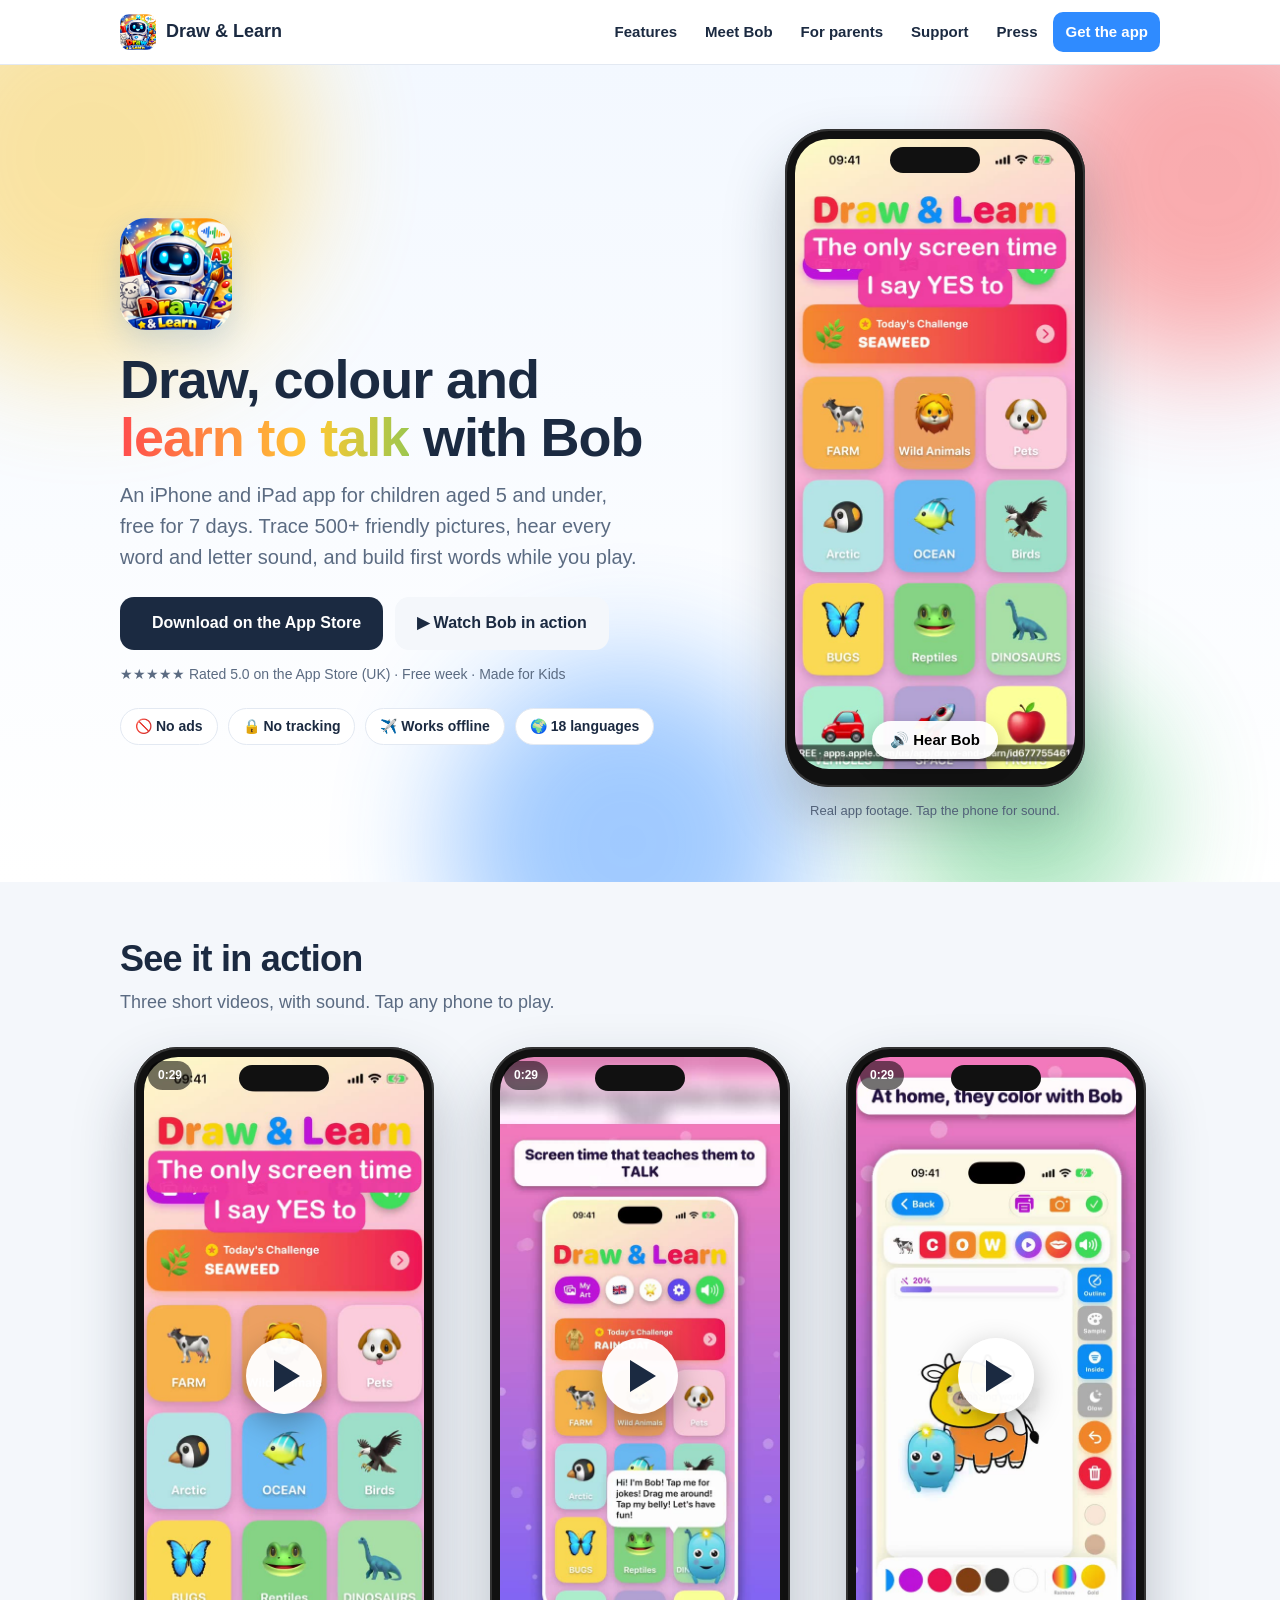
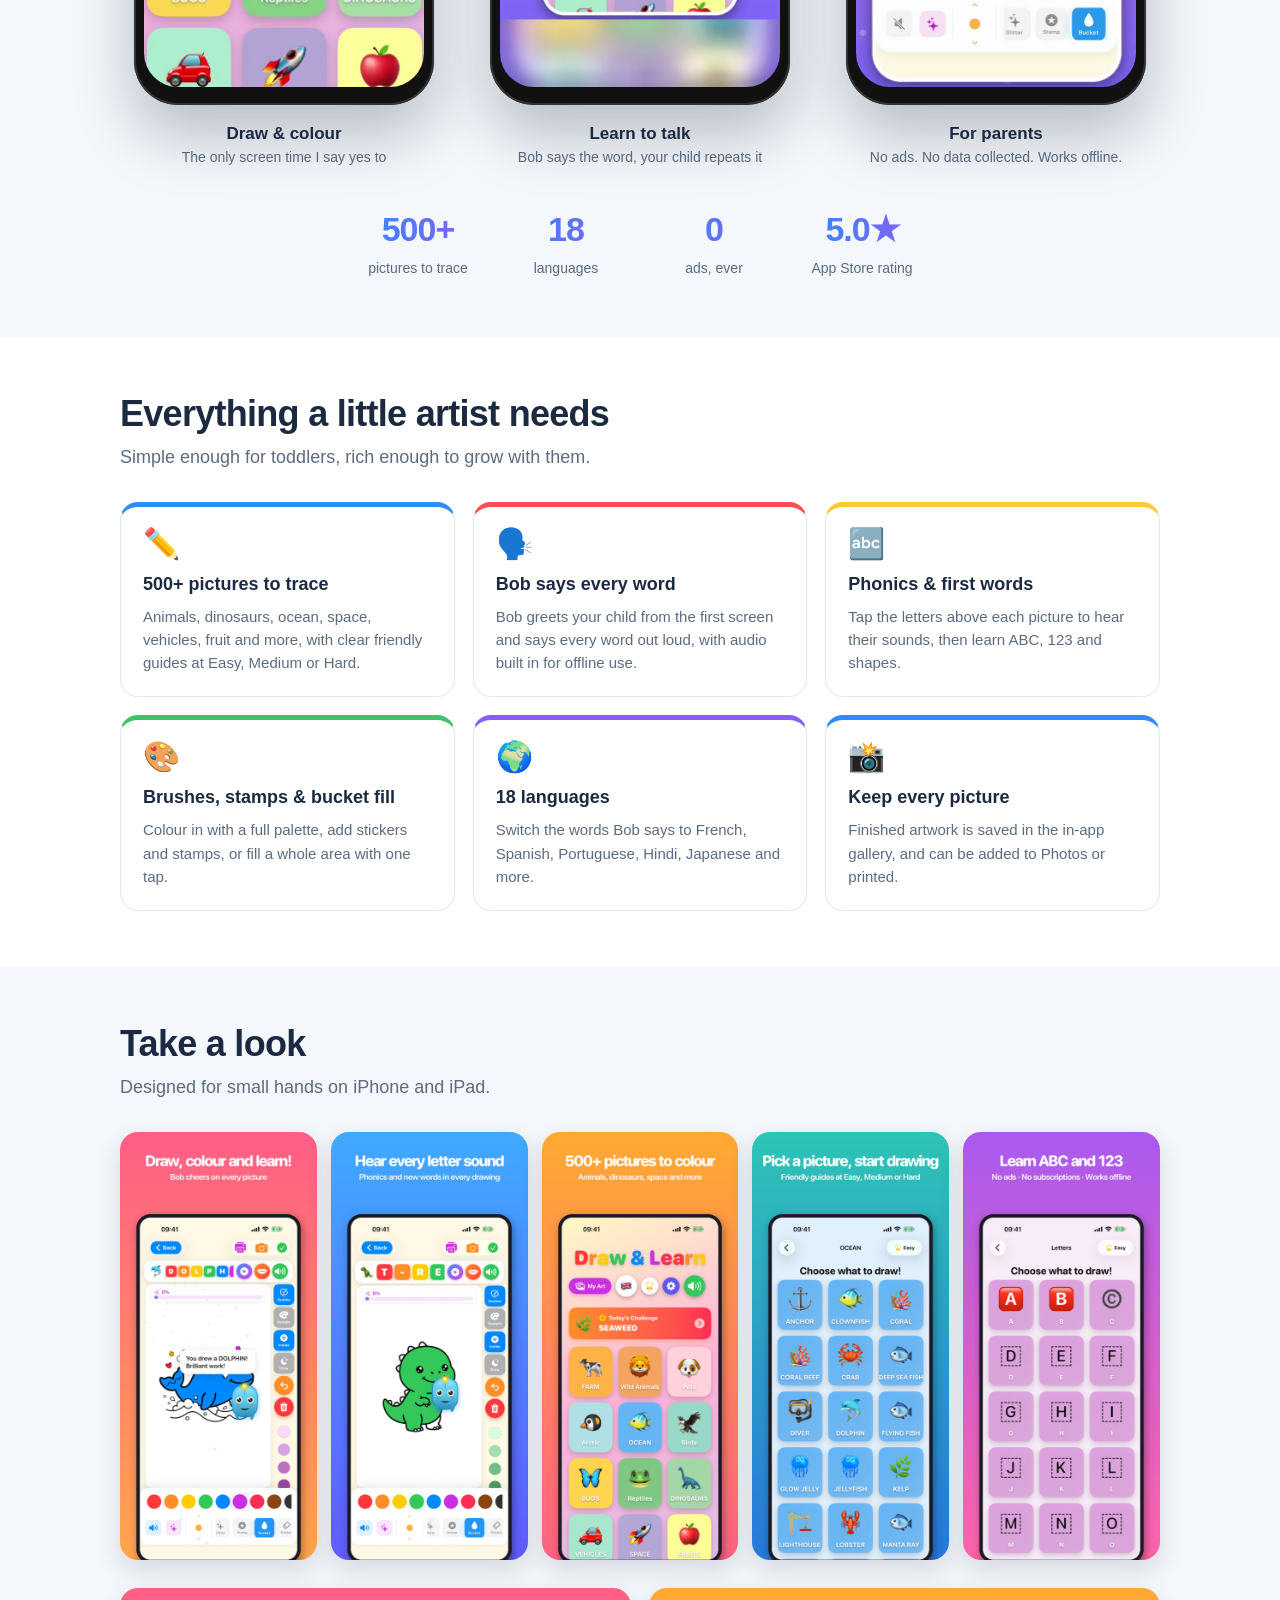
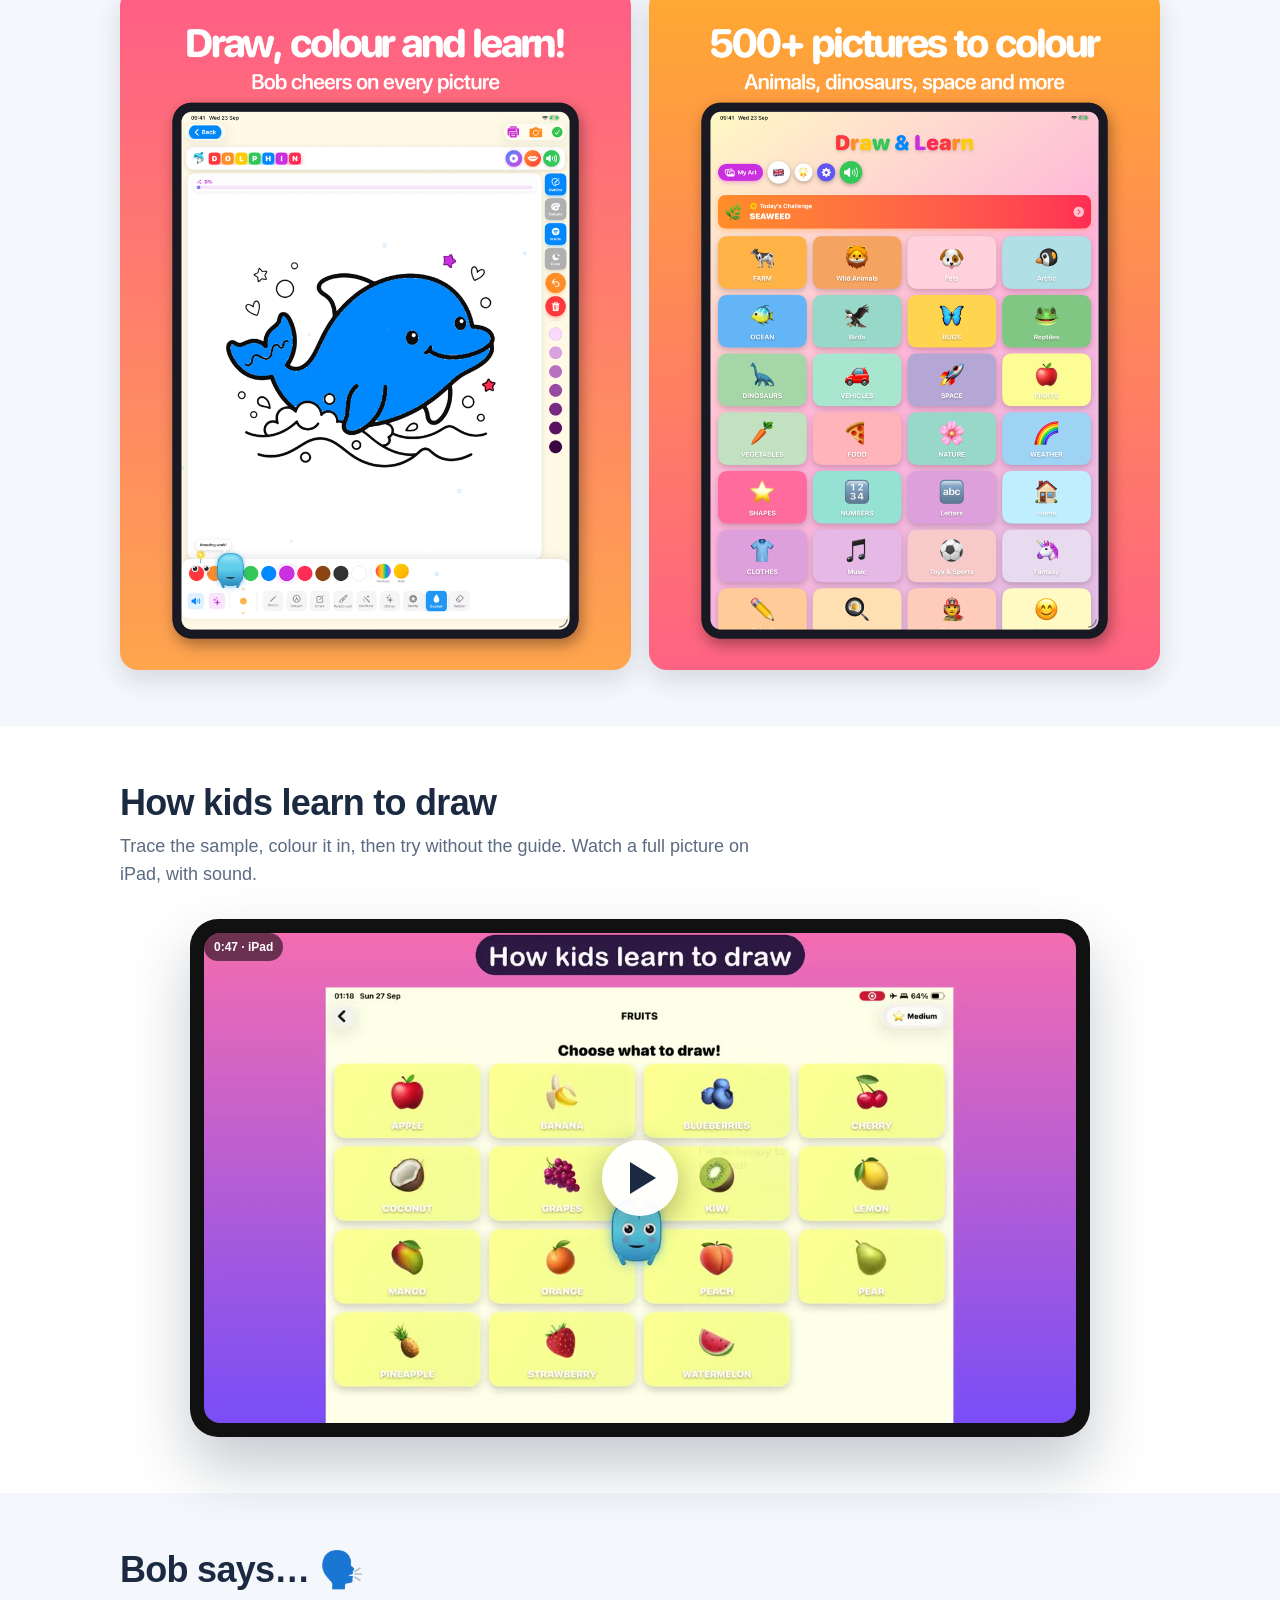
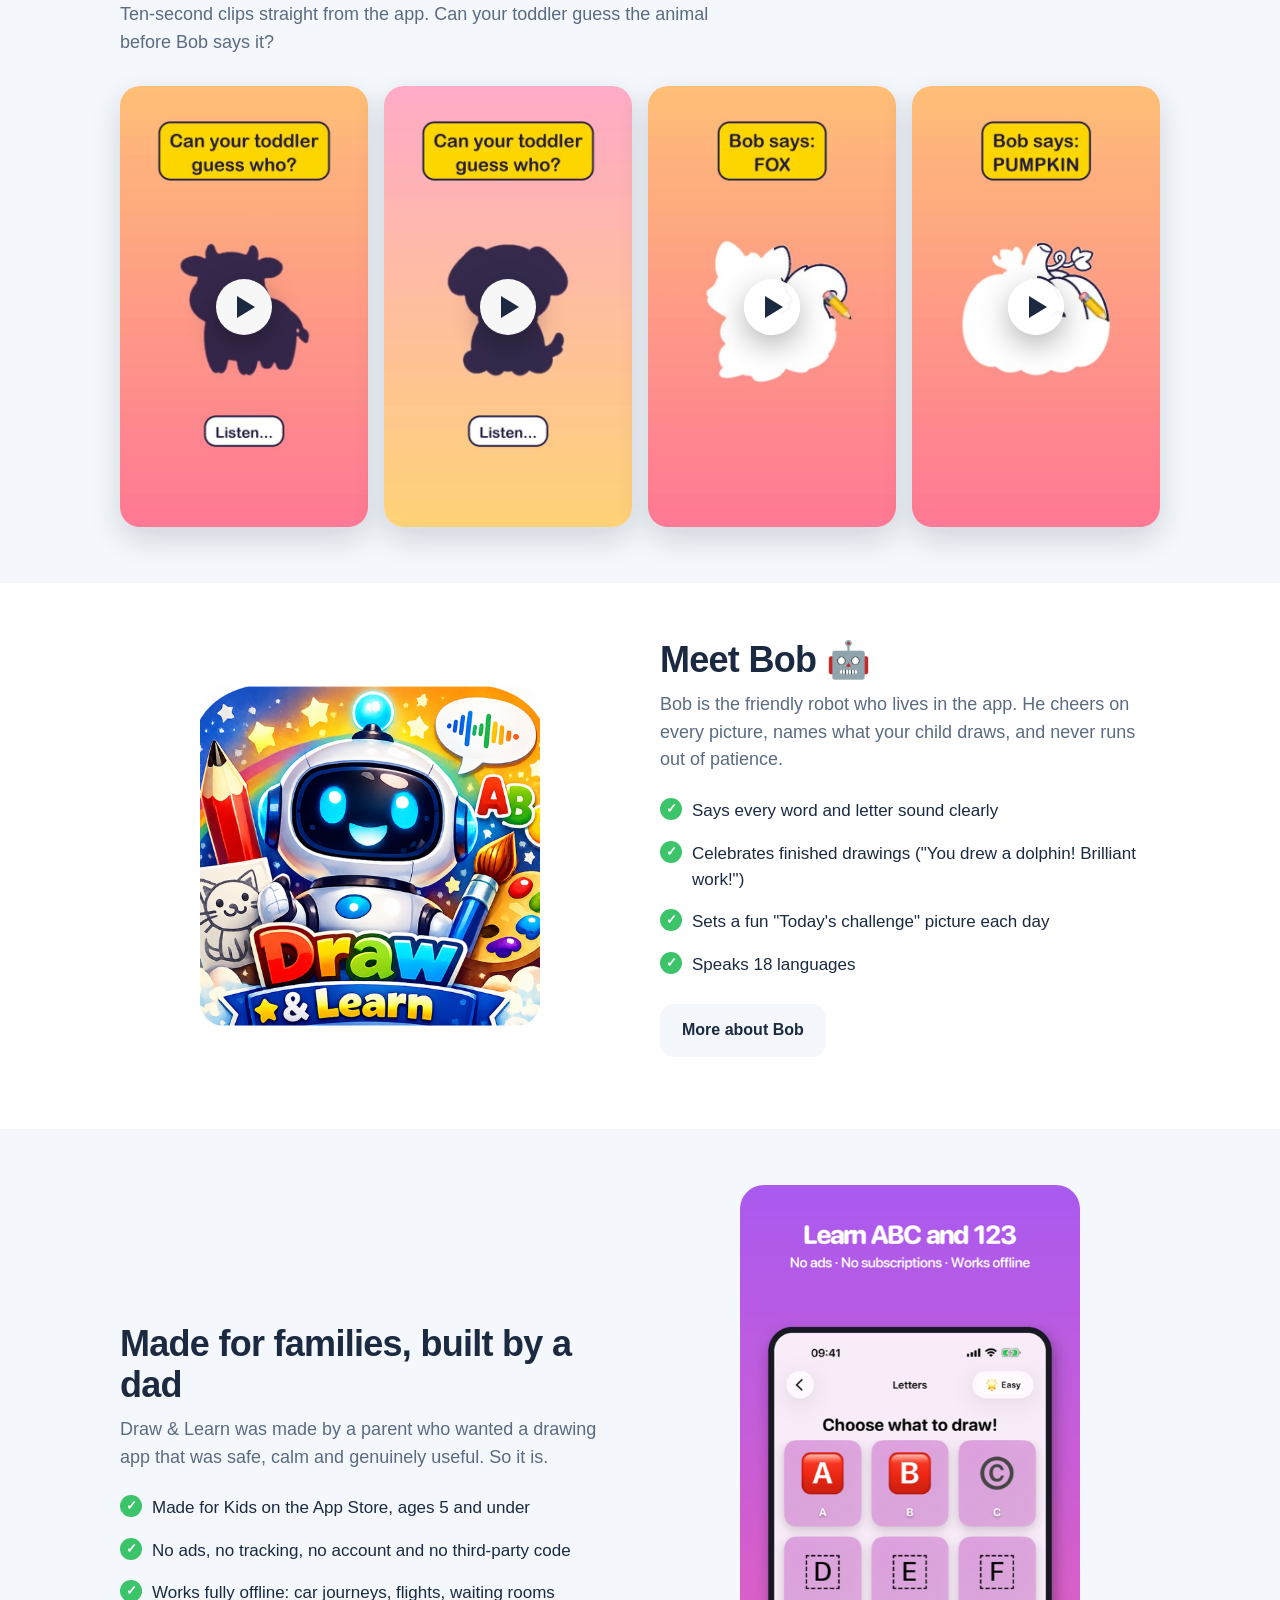
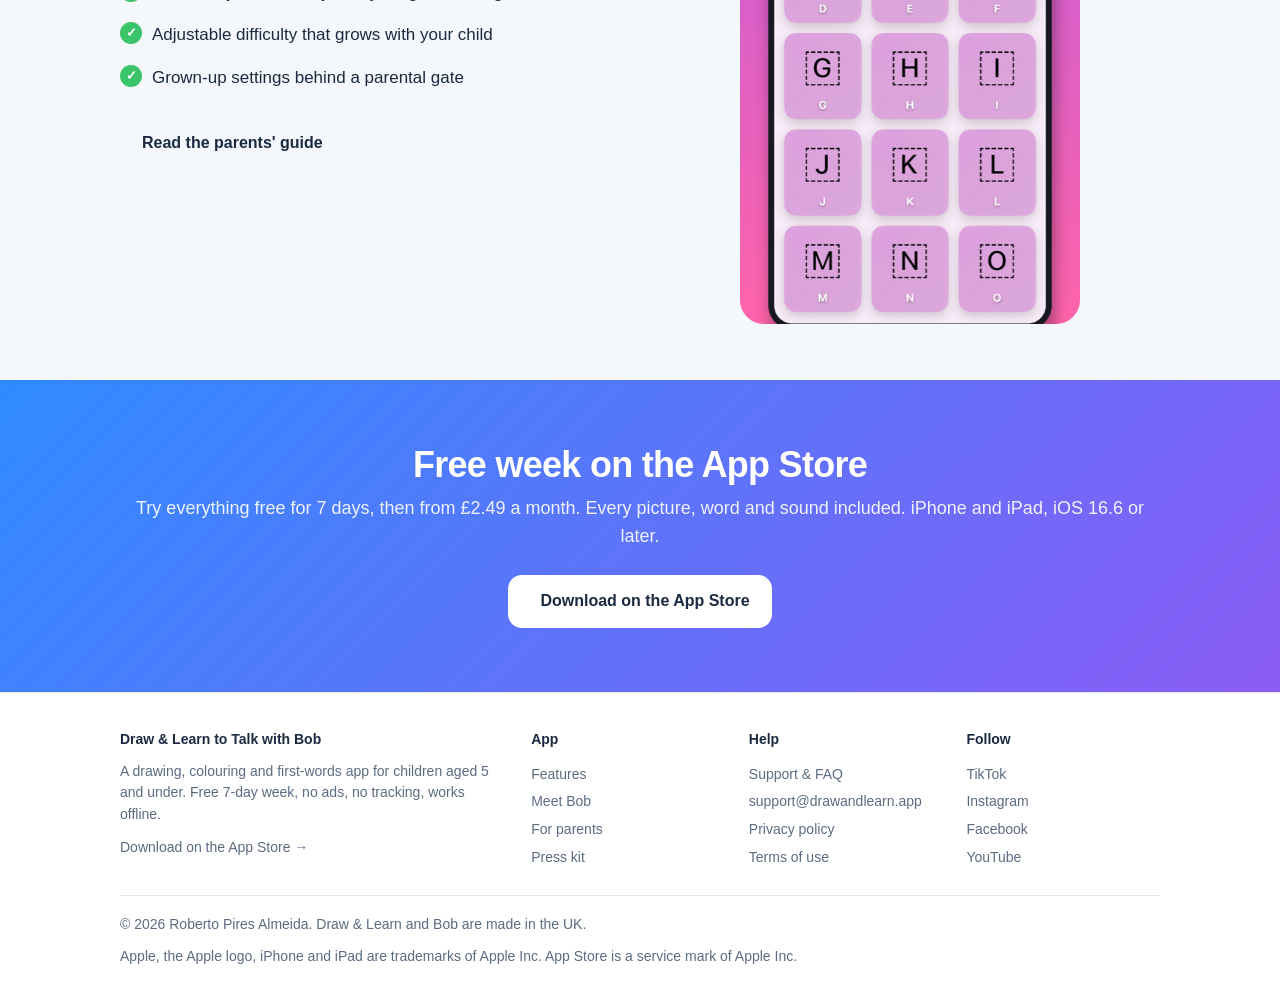
<file: index.html>
<!doctype html>
<html lang="en-GB">
<head>
<meta charset="utf-8">
<meta name="viewport" content="width=device-width,initial-scale=1">
<title>Draw & Learn to Talk with Bob – Drawing & first-words app for kids</title>
<meta name="description" content="iPhone and iPad app for children aged 5 and under, free for 7 days. Trace 500+ pictures, hear every word and letter sound with Bob the robot. No ads, no tracking, works offline.">
<link rel="canonical" href="https://drawandlearn.app/">
<link rel="icon" href="/assets/img/favicon.png" type="image/png">
<link rel="apple-touch-icon" href="/assets/img/apple-touch-icon.png">
<meta name="apple-itunes-app" content="app-id=6777554616">
<meta property="og:type" content="website">
<meta property="og:site_name" content="Draw &amp; Learn">
<meta property="og:title" content="Draw & Learn to Talk with Bob – Drawing & first-words app for kids">
<meta property="og:description" content="iPhone and iPad app for children aged 5 and under, free for 7 days. Trace 500+ pictures, hear every word and letter sound with Bob the robot. No ads, no tracking, works offline.">
<meta property="og:url" content="https://drawandlearn.app/">
<meta property="og:image" content="https://drawandlearn.app/assets/img/icon-512.png">
<meta name="twitter:card" content="summary_large_image">
<meta name="theme-color" content="#2F8BFF">
<link rel="stylesheet" href="/assets/style.css">
<script defer src="/assets/site.js"></script>
</head>
<body>
<a class="skip" href="#main">Skip to content</a>
<header class="site">
  <div class="wrap">
    <a class="brand" href="/"><img src="/assets/img/favicon.png" alt="" width="36" height="36">Draw &amp; Learn</a>
    <button class="menu-btn" aria-expanded="false" aria-controls="nav" onclick="var n=document.getElementById('nav');n.classList.toggle('open');this.setAttribute('aria-expanded',n.classList.contains('open'))">Menu</button>
    <nav class="main" id="nav" aria-label="Main"><a href="/features/">Features</a><a href="/bob/">Meet Bob</a><a href="/parents/">For parents</a><a href="/support/">Support</a><a href="/press/">Press</a><a class="cta" href="https://apps.apple.com/app/apple-store/id6777554616?pt=955046&ct=website&mt=8&ppid=d7351bd0-9993-4b03-9648-612a49a9a093">Get the app</a></nav>
  </div>
</header>
<main id="main">

<section class="hero">
  <div class="blob b1"></div><div class="blob b2"></div><div class="blob b3"></div><div class="blob b4"></div>
  <div class="wrap">
    <div>
      <img class="icon" src="/assets/img/icon-512.png" alt="Draw &amp; Learn app icon: Bob the robot with a pencil and paintbrush" width="112" height="112">
      <h1>Draw, colour and <span>learn to talk</span> with Bob</h1>
      <p class="lead">An iPhone and iPad app for children aged 5 and under, free for 7 days. Trace 500+ friendly pictures, hear every word and letter sound, and build first words while you play.</p>
      <div class="actions"><a class="btn primary" href="https://apps.apple.com/app/apple-store/id6777554616?pt=955046&ct=website&mt=8&ppid=d7351bd0-9993-4b03-9648-612a49a9a093"><span aria-hidden="true" style="font-size:20px"></span> Download on the App Store</a><a class="btn secondary" href="#watch">▶ Watch Bob in action</a></div>
      <p class="rating">★★★★★ Rated 5.0 on the App Store (UK) · Free week · Made for Kids</p>
      <div class="pills"><span class="pill">🚫 No ads</span><span class="pill">🔒 No tracking</span><span class="pill">✈️ Works offline</span><span class="pill">🌍 18 languages</span></div>
    </div>
    <div>
      <div class="phone hero-phone" data-hero>
        <video autoplay muted loop playsinline preload="metadata" poster="/assets/video/hero_bob.jpg" aria-label="Draw &amp; Learn app demo: Bob talks while a child colours a dolphin and a dinosaur">
          <source src="/assets/video/hero_bob.mp4" type="video/mp4">
        </video>
        <button class="sound" type="button">🔊 Hear Bob</button>
      </div>
      <p class="hero-note">Real app footage. Tap the phone for sound.</p>
    </div>
  </div>
</section>

<section id="watch" class="alt">
  <div class="wrap">
    <h2 class="reveal">See it in action</h2>
    <p class="sub reveal">Three short videos, with sound. Tap any phone to play.</p>
    <div class="vgrid">
      <figure class="reveal">
        <div class="phone player" data-player>
          <span class="badge">0:29</span>
          <video playsinline preload="metadata" poster="/assets/video/preview_1.jpg"><source src="/assets/video/preview_1.mp4" type="video/mp4"></video>
          <button class="play" type="button" aria-label="Play: Draw and colour with Bob"></button>
        </div>
        <figcaption>Draw &amp; colour<small>The only screen time I say yes to</small></figcaption>
      </figure>
      <figure class="reveal">
        <div class="phone player" data-player>
          <span class="badge">0:29</span>
          <video playsinline preload="metadata" poster="/assets/video/preview_2.jpg"><source src="/assets/video/preview_2.mp4" type="video/mp4"></video>
          <button class="play" type="button" aria-label="Play: Learn to talk with Bob"></button>
        </div>
        <figcaption>Learn to talk<small>Bob says the word, your child repeats it</small></figcaption>
      </figure>
      <figure class="reveal">
        <div class="phone player" data-player>
          <span class="badge">0:29</span>
          <video playsinline preload="metadata" poster="/assets/video/preview_3.jpg"><source src="/assets/video/preview_3.mp4" type="video/mp4"></video>
          <button class="play" type="button" aria-label="Play: For parents"></button>
        </div>
        <figcaption>For parents<small>No ads. No data collected. Works offline.</small></figcaption>
      </figure>
    </div>
    <div class="stats reveal">
      <div class="stat"><b>500+</b><span>pictures to trace</span></div>
      <div class="stat"><b>18</b><span>languages</span></div>
      <div class="stat"><b>0</b><span>ads, ever</span></div>
      <div class="stat"><b>5.0★</b><span>App Store rating</span></div>
    </div>
  </div>
</section>

<section>
  <div class="wrap">
    <h2 class="reveal">Everything a little artist needs</h2>
    <p class="sub">Simple enough for toddlers, rich enough to grow with them.</p>
    <div class="grid">
      <div class="card tint-blue"><div class="em">✏️</div><h3>500+ pictures to trace</h3><p>Animals, dinosaurs, ocean, space, vehicles, fruit and more, with clear friendly guides at Easy, Medium or Hard.</p></div>
      <div class="card tint-red"><div class="em">🗣️</div><h3>Bob says every word</h3><p>Bob greets your child from the first screen and says every word out loud, with audio built in for offline use.</p></div>
      <div class="card tint-yellow"><div class="em">🔤</div><h3>Phonics &amp; first words</h3><p>Tap the letters above each picture to hear their sounds, then learn ABC, 123 and shapes.</p></div>
      <div class="card tint-green"><div class="em">🎨</div><h3>Brushes, stamps &amp; bucket fill</h3><p>Colour in with a full palette, add stickers and stamps, or fill a whole area with one tap.</p></div>
      <div class="card tint-purple"><div class="em">🌍</div><h3>18 languages</h3><p>Switch the words Bob says to French, Spanish, Portuguese, Hindi, Japanese and more.</p></div>
      <div class="card tint-blue"><div class="em">📸</div><h3>Keep every picture</h3><p>Finished artwork is saved in the in-app gallery, and can be added to Photos or printed.</p></div>
    </div>
  </div>
</section>

<section class="alt">
  <div class="wrap">
    <h2>Take a look</h2>
    <p class="sub">Designed for small hands on iPhone and iPad.</p>
    <div class="strip">
      <img src="/assets/img/iphone_1.png" alt="Tracing a dolphin" loading="lazy" width="430" height="932">
      <img src="/assets/img/iphone_2.png" alt="Letter sounds while colouring a dinosaur" loading="lazy" width="430" height="932">
      <img src="/assets/img/iphone_3.png" alt="Home screen with drawing categories" loading="lazy" width="430" height="932">
      <img src="/assets/img/iphone_4.png" alt="Choosing an ocean picture to draw" loading="lazy" width="430" height="932">
      <img src="/assets/img/iphone_5.png" alt="Letters category: learn ABC" loading="lazy" width="430" height="932">
    </div>
    <div class="ipad">
      <img src="/assets/img/ipad_1.png" alt="Draw &amp; Learn on iPad" loading="lazy">
      <img src="/assets/img/ipad_3.png" alt="Draw &amp; Learn categories on iPad" loading="lazy">
    </div>
  </div>
</section>

<section>
  <div class="wrap">
    <h2 class="reveal">How kids learn to draw</h2>
    <p class="sub reveal">Trace the sample, colour it in, then try without the guide. Watch a full picture on iPad, with sound.</p>
    <div class="tablet player reveal" data-player>
      <span class="badge">0:47 · iPad</span>
      <video playsinline preload="metadata" poster="/assets/video/tracing_wide.jpg"><source src="/assets/video/tracing_wide.mp4" type="video/mp4"></video>
      <button class="play" type="button" aria-label="Play: how kids learn to draw an apple"></button>
    </div>
  </div>
</section>

<section class="alt">
  <div class="wrap">
    <h2 class="reveal">Bob says… 🗣️</h2>
    <p class="sub reveal">Ten-second clips straight from the app. Can your toddler guess the animal before Bob says it?</p>
    <div class="shorts">
      <div class="player reveal" data-player><video playsinline preload="metadata" poster="/assets/video/short_quiz_cow.jpg"><source src="/assets/video/short_quiz_cow.mp4" type="video/mp4"></video><button class="play" type="button" aria-label="Play: guess the animal, cow"></button></div>
      <div class="player reveal" data-player><video playsinline preload="metadata" poster="/assets/video/short_quiz_dog.jpg"><source src="/assets/video/short_quiz_dog.mp4" type="video/mp4"></video><button class="play" type="button" aria-label="Play: guess the animal, dog"></button></div>
      <div class="player reveal" data-player><video playsinline preload="metadata" poster="/assets/video/short_bob_fox.jpg"><source src="/assets/video/short_bob_fox.mp4" type="video/mp4"></video><button class="play" type="button" aria-label="Play: Bob says fox"></button></div>
      <div class="player reveal" data-player><video playsinline preload="metadata" poster="/assets/video/short_bob_pumpkin.jpg"><source src="/assets/video/short_bob_pumpkin.mp4" type="video/mp4"></video><button class="play" type="button" aria-label="Play: Bob says pumpkin"></button></div>
    </div>
  </div>
</section>

<section>
  <div class="wrap split">
    <img class="reveal" src="/assets/img/icon-512.png" alt="Bob the robot" loading="lazy" width="340" height="340">
    <div class="reveal">
      <h2>Meet Bob 🤖</h2>
      <p class="sub" style="margin-bottom:16px">Bob is the friendly robot who lives in the app. He cheers on every picture, names what your child draws, and never runs out of patience.</p>
      <ul class="check">
        <li>Says every word and letter sound clearly</li>
        <li>Celebrates finished drawings ("You drew a dolphin! Brilliant work!")</li>
        <li>Sets a fun "Today's challenge" picture each day</li>
        <li>Speaks 18 languages</li>
      </ul>
      <p style="margin-top:18px"><a class="btn secondary" href="/bob/">More about Bob</a></p>
    </div>
  </div>
</section>

<section class="alt">
  <div class="wrap split">
    <div>
      <h2>Made for families, built by a dad</h2>
      <p class="sub" style="margin-bottom:16px">Draw &amp; Learn was made by a parent who wanted a drawing app that was safe, calm and genuinely useful. So it is.</p>
      <ul class="check">
        <li>Made for Kids on the App Store, ages 5 and under</li>
        <li>No ads, no tracking, no account and no third-party code</li>
        <li>Works fully offline: car journeys, flights, waiting rooms</li>
        <li>Adjustable difficulty that grows with your child</li>
        <li>Grown-up settings behind a parental gate</li>
      </ul>
      <p style="margin-top:18px"><a class="btn secondary" href="/parents/">Read the parents' guide</a></p>
    </div>
    <img src="/assets/img/iphone_5.png" alt="Learn ABC and 123 screen" loading="lazy" width="340" height="737">
  </div>
</section>

<section class="cta-band">
  <div class="wrap">
    <h2>Free week on the App Store</h2>
    <p>Try everything free for 7 days, then from £2.49 a month. Every picture, word and sound included. iPhone and iPad, iOS 16.6 or later.</p>
    <a class="btn primary" href="https://apps.apple.com/app/apple-store/id6777554616?pt=955046&ct=website&mt=8&ppid=d7351bd0-9993-4b03-9648-612a49a9a093"><span aria-hidden="true" style="font-size:20px"></span> Download on the App Store</a>
  </div>
</section>

</main>
<a class="mobile-cta" href="https://apps.apple.com/app/apple-store/id6777554616?pt=955046&ct=mobile_bar&mt=8&ppid=d7351bd0-9993-4b03-9648-612a49a9a093"><span style="display:flex;align-items:center;gap:10px"><img src="/assets/img/favicon.png" alt="">Free week on the App Store</span><span>Get it →</span></a>
<footer class="site">
  <div class="wrap">
    <div class="cols">
      <div>
        <h4>Draw &amp; Learn to Talk with Bob</h4>
        <p style="margin:0 0 8px">A drawing, colouring and first-words app for children aged 5 and under. Free 7-day week, no ads, no tracking, works offline.</p>
        <a href="https://apps.apple.com/app/apple-store/id6777554616?pt=955046&ct=footer&mt=8&ppid=d7351bd0-9993-4b03-9648-612a49a9a093">Download on the App Store →</a>
      </div>
      <div><h4>App</h4><a href="/features/">Features</a><a href="/bob/">Meet Bob</a><a href="/parents/">For parents</a><a href="/press/">Press kit</a></div>
      <div><h4>Help</h4><a href="/support/">Support &amp; FAQ</a><a href="mailto:support@drawandlearn.app">support@drawandlearn.app</a><a href="/privacy/">Privacy policy</a><a href="/terms/">Terms of use</a></div>
      <div><h4>Follow</h4><a href="https://www.tiktok.com/@drawandlearnbob" rel="me noopener">TikTok</a><a href="https://www.instagram.com/drawandlearnbob" rel="me noopener">Instagram</a><a href="https://www.facebook.com/profile.php?id=61594829610568" rel="me noopener">Facebook</a><a href="https://www.youtube.com/@DrawLearnwithBob" rel="me noopener">YouTube</a></div>
    </div>
    <div class="legal"><span>© 2026 Roberto Pires Almeida. Draw &amp; Learn and Bob are made in the UK.</span><span>Apple, the Apple logo, iPhone and iPad are trademarks of Apple Inc. App Store is a service mark of Apple Inc.</span></div>
  </div>
</footer>
</body>
</html>
</file>
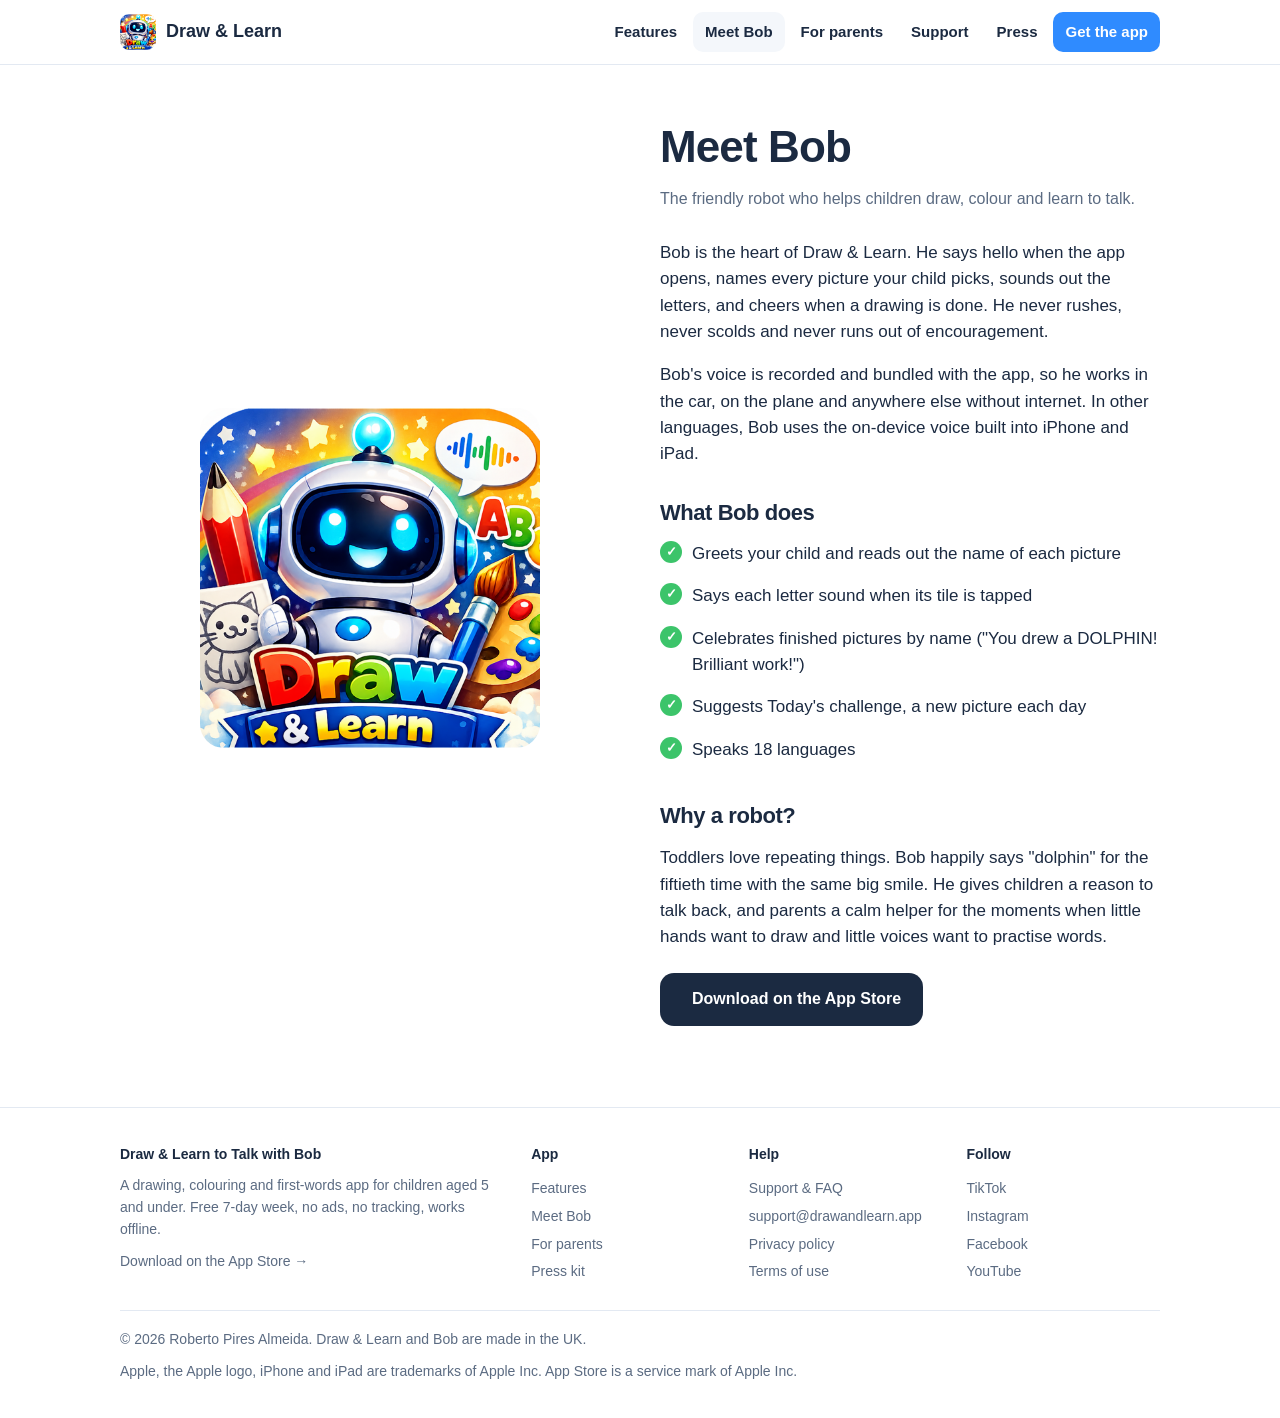
<file: bob/index.html>
<!doctype html>
<html lang="en-GB">
<head>
<meta charset="utf-8">
<meta name="viewport" content="width=device-width,initial-scale=1">
<title>Meet Bob – Draw & Learn</title>
<meta name="description" content="Bob is the friendly robot in Draw & Learn who names every picture, sounds out letters and cheers on every drawing. Speaks 18 languages, works offline.">
<link rel="canonical" href="https://drawandlearn.app/bob/">
<link rel="icon" href="/assets/img/favicon.png" type="image/png">
<link rel="apple-touch-icon" href="/assets/img/apple-touch-icon.png">
<meta name="apple-itunes-app" content="app-id=6777554616">
<meta property="og:type" content="website">
<meta property="og:site_name" content="Draw &amp; Learn">
<meta property="og:title" content="Meet Bob – Draw & Learn">
<meta property="og:description" content="Bob is the friendly robot in Draw & Learn who names every picture, sounds out letters and cheers on every drawing. Speaks 18 languages, works offline.">
<meta property="og:url" content="https://drawandlearn.app/bob/">
<meta property="og:image" content="https://drawandlearn.app/assets/img/icon-512.png">
<meta name="twitter:card" content="summary_large_image">
<meta name="theme-color" content="#2F8BFF">
<link rel="stylesheet" href="/assets/style.css">
<script defer src="/assets/site.js"></script>
</head>
<body>
<a class="skip" href="#main">Skip to content</a>
<header class="site">
  <div class="wrap">
    <a class="brand" href="/"><img src="/assets/img/favicon.png" alt="" width="36" height="36">Draw &amp; Learn</a>
    <button class="menu-btn" aria-expanded="false" aria-controls="nav" onclick="var n=document.getElementById('nav');n.classList.toggle('open');this.setAttribute('aria-expanded',n.classList.contains('open'))">Menu</button>
    <nav class="main" id="nav" aria-label="Main"><a href="/features/">Features</a><a href="/bob/" aria-current="page">Meet Bob</a><a href="/parents/">For parents</a><a href="/support/">Support</a><a href="/press/">Press</a><a class="cta" href="https://apps.apple.com/app/apple-store/id6777554616?pt=955046&ct=web_bob&mt=8&ppid=d7351bd0-9993-4b03-9648-612a49a9a093">Get the app</a></nav>
  </div>
</header>
<main id="main">

<section class="page"><div class="wrap">
  <div class="split">
    <img src="/assets/img/icon-512.png" alt="Bob the robot" width="340" height="340">
    <div>
      <h1>Meet Bob</h1>
      <p class="meta">The friendly robot who helps children draw, colour and learn to talk.</p>
      <div class="prose">
        <p>Bob is the heart of Draw &amp; Learn. He says hello when the app opens, names every picture your child picks, sounds out the letters, and cheers when a drawing is done. He never rushes, never scolds and never runs out of encouragement.</p>
        <p>Bob's voice is recorded and bundled with the app, so he works in the car, on the plane and anywhere else without internet. In other languages, Bob uses the on-device voice built into iPhone and iPad.</p>
        <h2>What Bob does</h2>
        <ul class="check">
          <li>Greets your child and reads out the name of each picture</li>
          <li>Says each letter sound when its tile is tapped</li>
          <li>Celebrates finished pictures by name ("You drew a DOLPHIN! Brilliant work!")</li>
          <li>Suggests Today's challenge, a new picture each day</li>
          <li>Speaks 18 languages</li>
        </ul>
        <h2>Why a robot?</h2>
        <p>Toddlers love repeating things. Bob happily says "dolphin" for the fiftieth time with the same big smile. He gives children a reason to talk back, and parents a calm helper for the moments when little hands want to draw and little voices want to practise words.</p>
        <p style="margin-top:22px"><a class="btn primary" href="https://apps.apple.com/app/apple-store/id6777554616?pt=955046&ct=website&mt=8&ppid=d7351bd0-9993-4b03-9648-612a49a9a093"><span aria-hidden="true" style="font-size:20px"></span> Download on the App Store</a></p>
      </div>
    </div>
  </div>
</div></section>

</main>
<a class="mobile-cta" href="https://apps.apple.com/app/apple-store/id6777554616?pt=955046&ct=mobile_bar&mt=8&ppid=d7351bd0-9993-4b03-9648-612a49a9a093"><span style="display:flex;align-items:center;gap:10px"><img src="/assets/img/favicon.png" alt="">Free week on the App Store</span><span>Get it →</span></a>
<footer class="site">
  <div class="wrap">
    <div class="cols">
      <div>
        <h4>Draw &amp; Learn to Talk with Bob</h4>
        <p style="margin:0 0 8px">A drawing, colouring and first-words app for children aged 5 and under. Free 7-day week, no ads, no tracking, works offline.</p>
        <a href="https://apps.apple.com/app/apple-store/id6777554616?pt=955046&ct=footer&mt=8&ppid=d7351bd0-9993-4b03-9648-612a49a9a093">Download on the App Store →</a>
      </div>
      <div><h4>App</h4><a href="/features/">Features</a><a href="/bob/">Meet Bob</a><a href="/parents/">For parents</a><a href="/press/">Press kit</a></div>
      <div><h4>Help</h4><a href="/support/">Support &amp; FAQ</a><a href="mailto:support@drawandlearn.app">support@drawandlearn.app</a><a href="/privacy/">Privacy policy</a><a href="/terms/">Terms of use</a></div>
      <div><h4>Follow</h4><a href="https://www.tiktok.com/@drawandlearnbob" rel="me noopener">TikTok</a><a href="https://www.instagram.com/drawandlearnbob" rel="me noopener">Instagram</a><a href="https://www.facebook.com/profile.php?id=61594829610568" rel="me noopener">Facebook</a><a href="https://www.youtube.com/@DrawLearnwithBob" rel="me noopener">YouTube</a></div>
    </div>
    <div class="legal"><span>© 2026 Roberto Pires Almeida. Draw &amp; Learn and Bob are made in the UK.</span><span>Apple, the Apple logo, iPhone and iPad are trademarks of Apple Inc. App Store is a service mark of Apple Inc.</span></div>
  </div>
</footer>
</body>
</html>
</file>
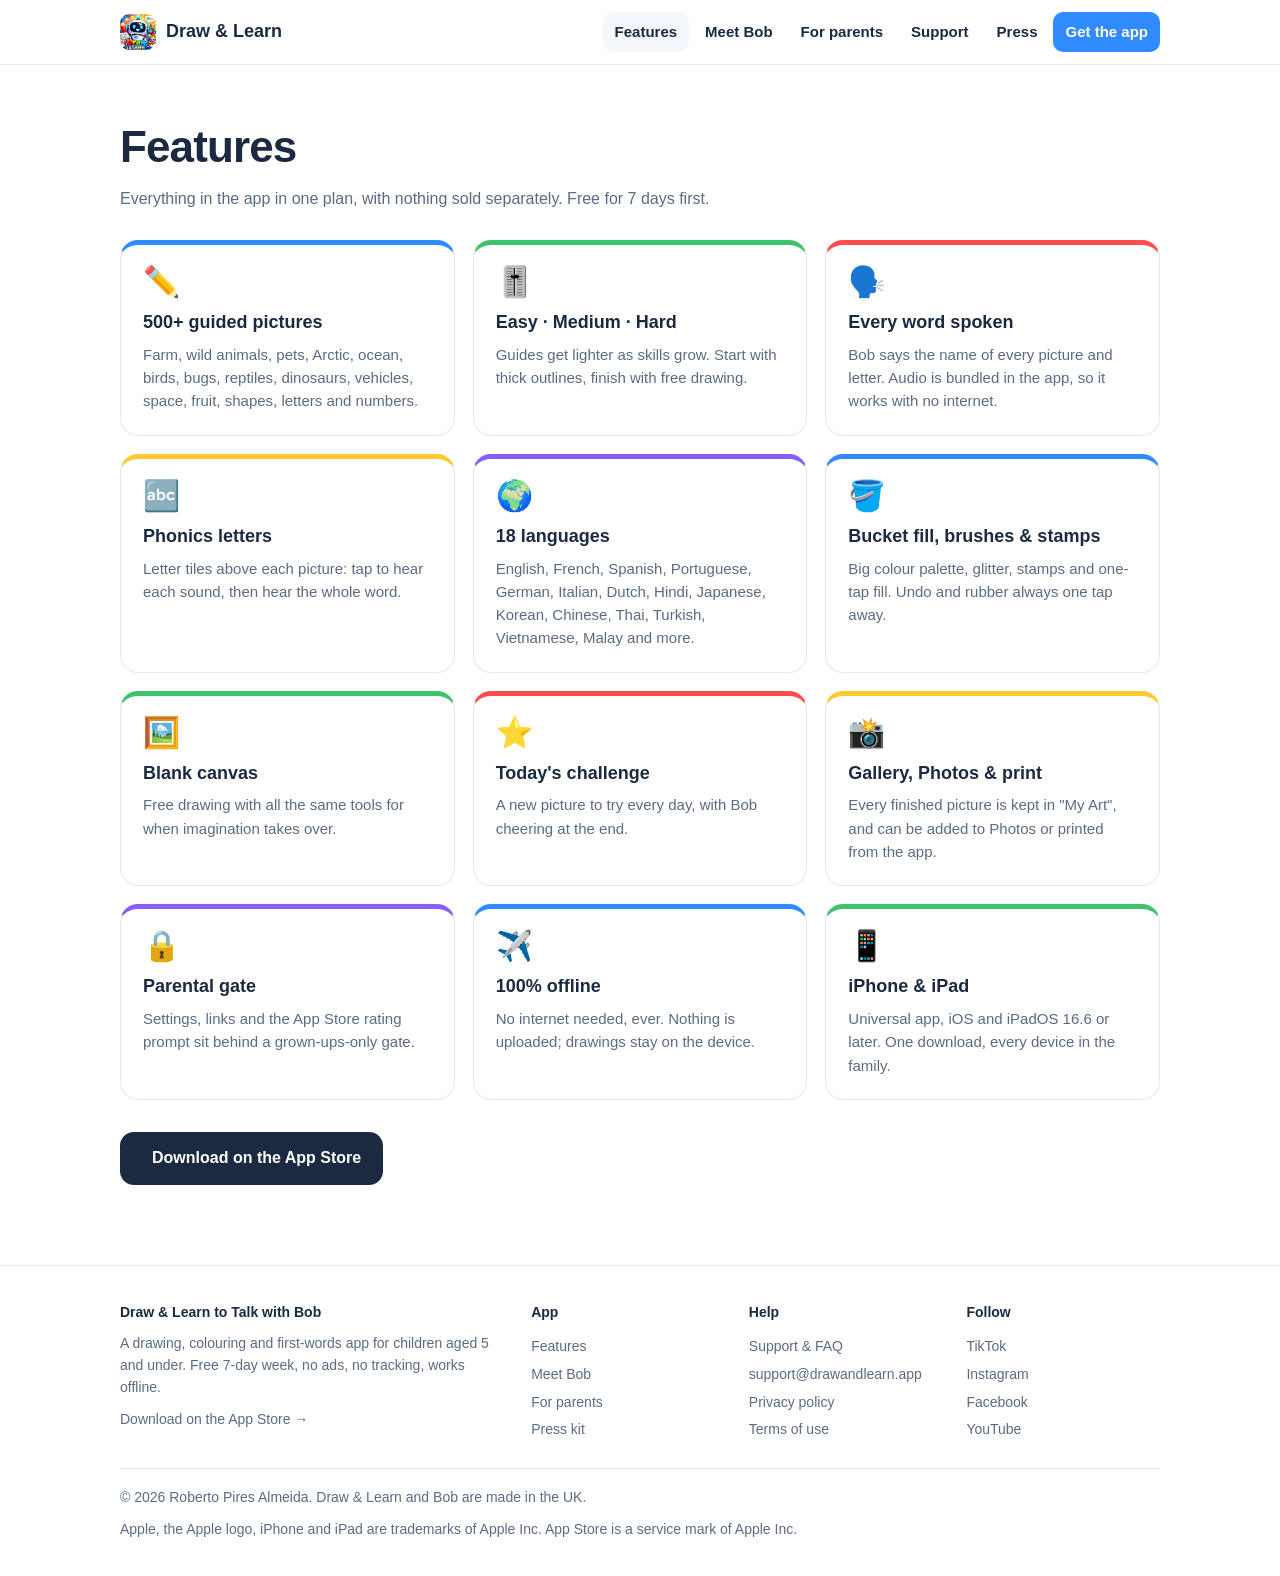
<file: features/index.html>
<!doctype html>
<html lang="en-GB">
<head>
<meta charset="utf-8">
<meta name="viewport" content="width=device-width,initial-scale=1">
<title>Features – Draw & Learn to Talk with Bob</title>
<meta name="description" content="500+ guided pictures, phonics letter sounds, 18 languages, bucket fill, blank canvas, parental gate, fully offline. Free 7-day week.">
<link rel="canonical" href="https://drawandlearn.app/features/">
<link rel="icon" href="/assets/img/favicon.png" type="image/png">
<link rel="apple-touch-icon" href="/assets/img/apple-touch-icon.png">
<meta name="apple-itunes-app" content="app-id=6777554616">
<meta property="og:type" content="website">
<meta property="og:site_name" content="Draw &amp; Learn">
<meta property="og:title" content="Features – Draw & Learn to Talk with Bob">
<meta property="og:description" content="500+ guided pictures, phonics letter sounds, 18 languages, bucket fill, blank canvas, parental gate, fully offline. Free 7-day week.">
<meta property="og:url" content="https://drawandlearn.app/features/">
<meta property="og:image" content="https://drawandlearn.app/assets/img/icon-512.png">
<meta name="twitter:card" content="summary_large_image">
<meta name="theme-color" content="#2F8BFF">
<link rel="stylesheet" href="/assets/style.css">
<script defer src="/assets/site.js"></script>
</head>
<body>
<a class="skip" href="#main">Skip to content</a>
<header class="site">
  <div class="wrap">
    <a class="brand" href="/"><img src="/assets/img/favicon.png" alt="" width="36" height="36">Draw &amp; Learn</a>
    <button class="menu-btn" aria-expanded="false" aria-controls="nav" onclick="var n=document.getElementById('nav');n.classList.toggle('open');this.setAttribute('aria-expanded',n.classList.contains('open'))">Menu</button>
    <nav class="main" id="nav" aria-label="Main"><a href="/features/" aria-current="page">Features</a><a href="/bob/">Meet Bob</a><a href="/parents/">For parents</a><a href="/support/">Support</a><a href="/press/">Press</a><a class="cta" href="https://apps.apple.com/app/apple-store/id6777554616?pt=955046&ct=web_features&mt=8&ppid=d7351bd0-9993-4b03-9648-612a49a9a093">Get the app</a></nav>
  </div>
</header>
<main id="main">

<section class="page"><div class="wrap">
  <h1>Features</h1>
  <p class="meta">Everything in the app in one plan, with nothing sold separately. Free for 7 days first.</p>
  <div class="grid">
    <div class="card tint-blue"><div class="em">✏️</div><h3>500+ guided pictures</h3><p>Farm, wild animals, pets, Arctic, ocean, birds, bugs, reptiles, dinosaurs, vehicles, space, fruit, shapes, letters and numbers.</p></div>
    <div class="card tint-green"><div class="em">🎚️</div><h3>Easy · Medium · Hard</h3><p>Guides get lighter as skills grow. Start with thick outlines, finish with free drawing.</p></div>
    <div class="card tint-red"><div class="em">🗣️</div><h3>Every word spoken</h3><p>Bob says the name of every picture and letter. Audio is bundled in the app, so it works with no internet.</p></div>
    <div class="card tint-yellow"><div class="em">🔤</div><h3>Phonics letters</h3><p>Letter tiles above each picture: tap to hear each sound, then hear the whole word.</p></div>
    <div class="card tint-purple"><div class="em">🌍</div><h3>18 languages</h3><p>English, French, Spanish, Portuguese, German, Italian, Dutch, Hindi, Japanese, Korean, Chinese, Thai, Turkish, Vietnamese, Malay and more.</p></div>
    <div class="card tint-blue"><div class="em">🪣</div><h3>Bucket fill, brushes &amp; stamps</h3><p>Big colour palette, glitter, stamps and one-tap fill. Undo and rubber always one tap away.</p></div>
    <div class="card tint-green"><div class="em">🖼️</div><h3>Blank canvas</h3><p>Free drawing with all the same tools for when imagination takes over.</p></div>
    <div class="card tint-red"><div class="em">⭐</div><h3>Today's challenge</h3><p>A new picture to try every day, with Bob cheering at the end.</p></div>
    <div class="card tint-yellow"><div class="em">📸</div><h3>Gallery, Photos &amp; print</h3><p>Every finished picture is kept in "My Art", and can be added to Photos or printed from the app.</p></div>
    <div class="card tint-purple"><div class="em">🔒</div><h3>Parental gate</h3><p>Settings, links and the App Store rating prompt sit behind a grown-ups-only gate.</p></div>
    <div class="card tint-blue"><div class="em">✈️</div><h3>100% offline</h3><p>No internet needed, ever. Nothing is uploaded; drawings stay on the device.</p></div>
    <div class="card tint-green"><div class="em">📱</div><h3>iPhone &amp; iPad</h3><p>Universal app, iOS and iPadOS 16.6 or later. One download, every device in the family.</p></div>
  </div>
  <p style="margin-top:32px"><a class="btn primary" href="https://apps.apple.com/app/apple-store/id6777554616?pt=955046&ct=website&mt=8&ppid=d7351bd0-9993-4b03-9648-612a49a9a093"><span aria-hidden="true" style="font-size:20px"></span> Download on the App Store</a></p>
</div></section>

</main>
<a class="mobile-cta" href="https://apps.apple.com/app/apple-store/id6777554616?pt=955046&ct=mobile_bar&mt=8&ppid=d7351bd0-9993-4b03-9648-612a49a9a093"><span style="display:flex;align-items:center;gap:10px"><img src="/assets/img/favicon.png" alt="">Free week on the App Store</span><span>Get it →</span></a>
<footer class="site">
  <div class="wrap">
    <div class="cols">
      <div>
        <h4>Draw &amp; Learn to Talk with Bob</h4>
        <p style="margin:0 0 8px">A drawing, colouring and first-words app for children aged 5 and under. Free 7-day week, no ads, no tracking, works offline.</p>
        <a href="https://apps.apple.com/app/apple-store/id6777554616?pt=955046&ct=footer&mt=8&ppid=d7351bd0-9993-4b03-9648-612a49a9a093">Download on the App Store →</a>
      </div>
      <div><h4>App</h4><a href="/features/">Features</a><a href="/bob/">Meet Bob</a><a href="/parents/">For parents</a><a href="/press/">Press kit</a></div>
      <div><h4>Help</h4><a href="/support/">Support &amp; FAQ</a><a href="mailto:support@drawandlearn.app">support@drawandlearn.app</a><a href="/privacy/">Privacy policy</a><a href="/terms/">Terms of use</a></div>
      <div><h4>Follow</h4><a href="https://www.tiktok.com/@drawandlearnbob" rel="me noopener">TikTok</a><a href="https://www.instagram.com/drawandlearnbob" rel="me noopener">Instagram</a><a href="https://www.facebook.com/profile.php?id=61594829610568" rel="me noopener">Facebook</a><a href="https://www.youtube.com/@DrawLearnwithBob" rel="me noopener">YouTube</a></div>
    </div>
    <div class="legal"><span>© 2026 Roberto Pires Almeida. Draw &amp; Learn and Bob are made in the UK.</span><span>Apple, the Apple logo, iPhone and iPad are trademarks of Apple Inc. App Store is a service mark of Apple Inc.</span></div>
  </div>
</footer>
</body>
</html>
</file>
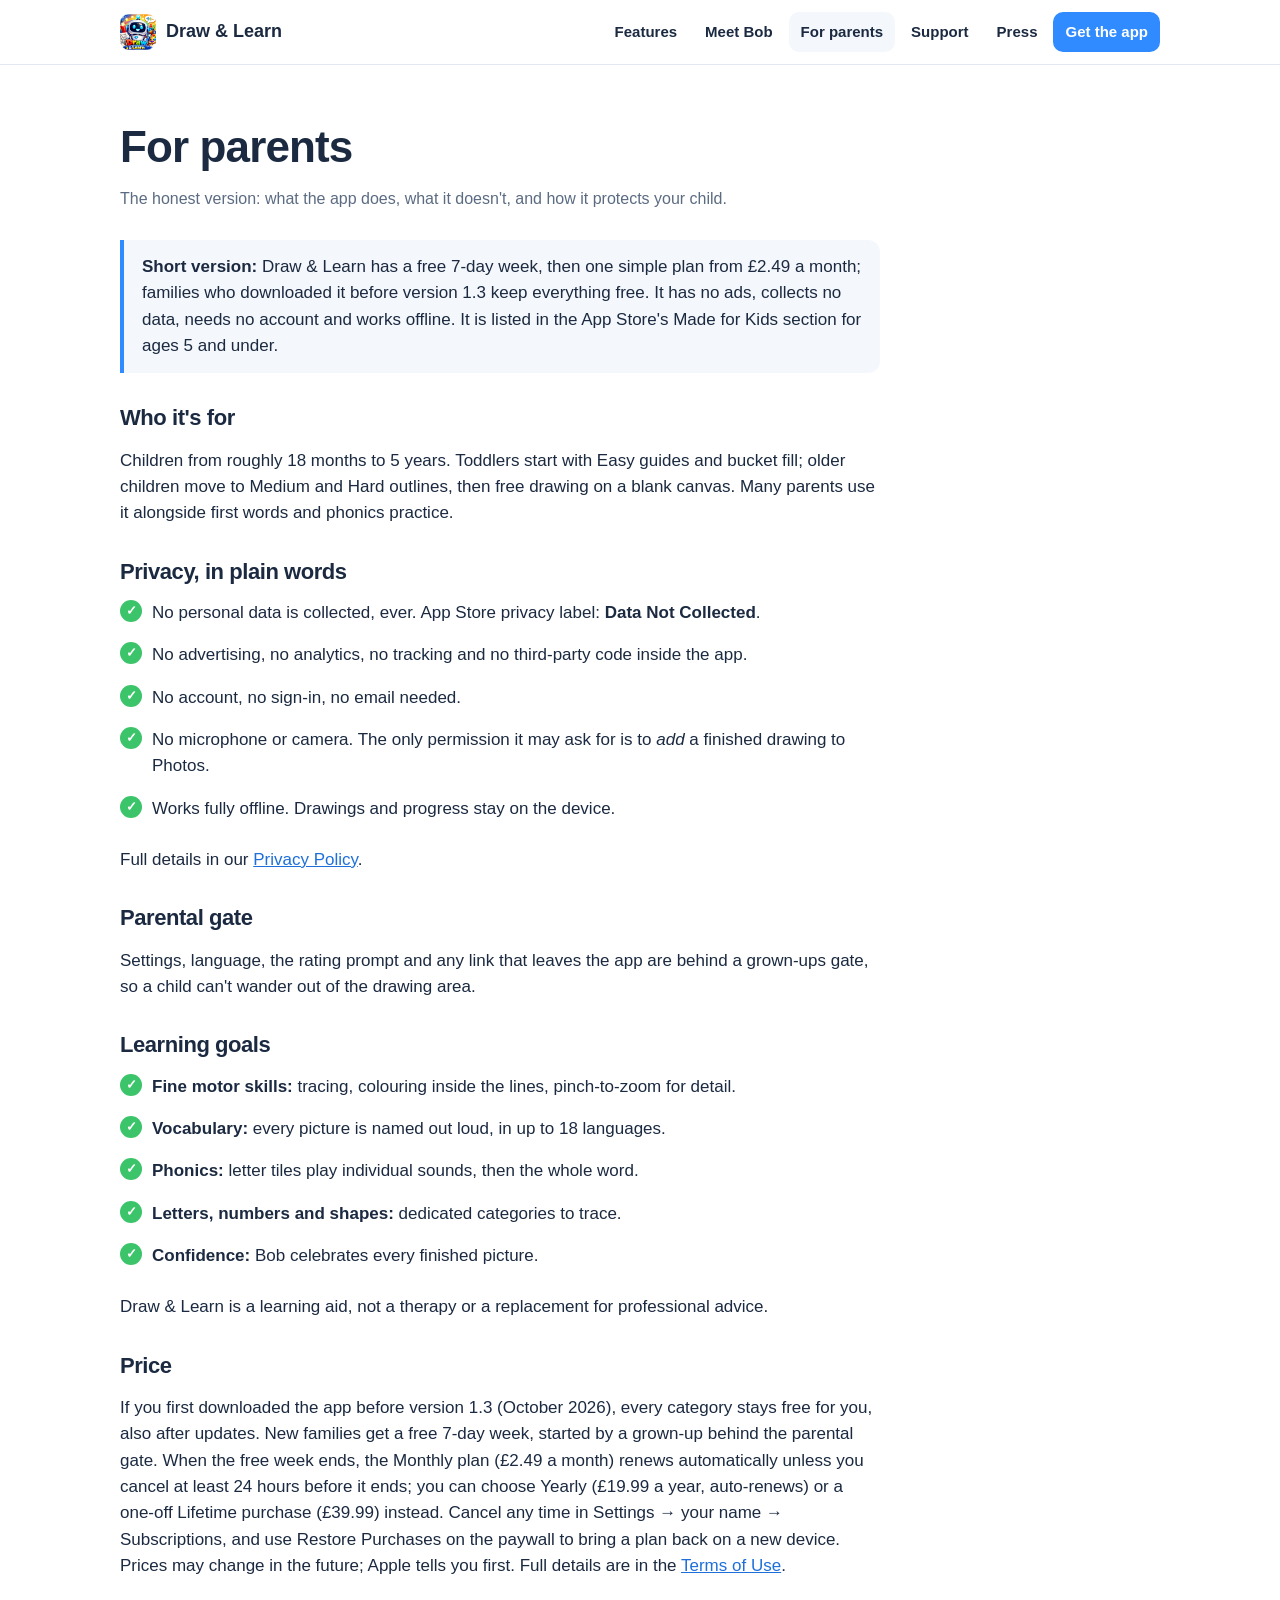
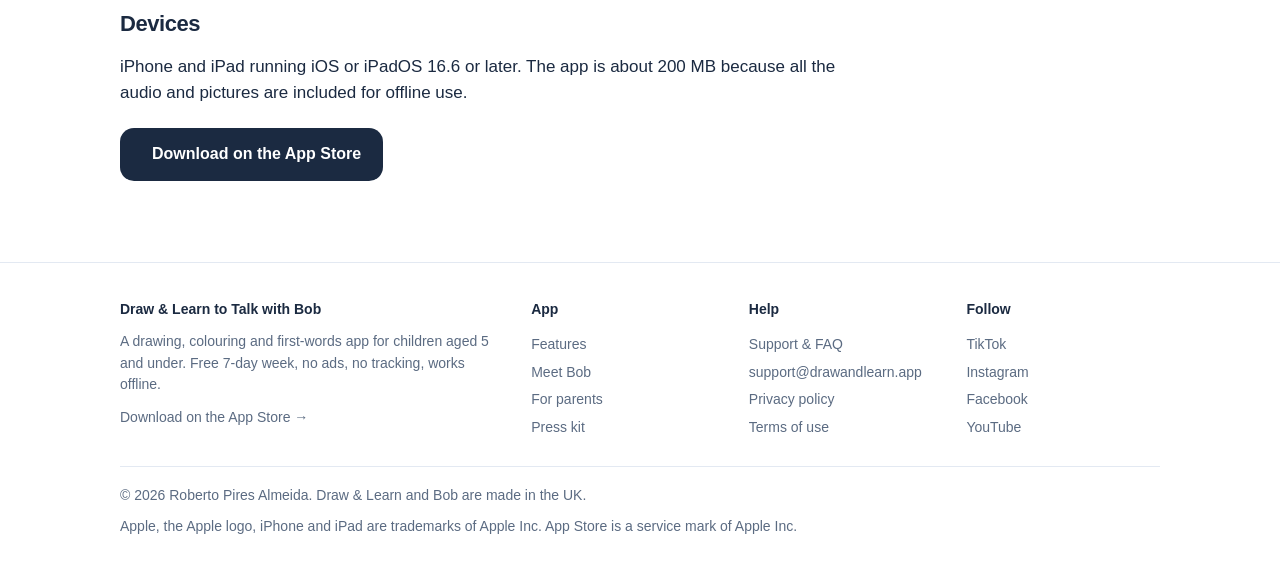
<file: parents/index.html>
<!doctype html>
<html lang="en-GB">
<head>
<meta charset="utf-8">
<meta name="viewport" content="width=device-width,initial-scale=1">
<title>For parents – Draw & Learn</title>
<meta name="description" content="Free 7-day week, then from £2.49 a month. No ads, no data collected, no account, works offline. Made for Kids, ages 5 and under. What Draw & Learn does and how it protects your child.">
<link rel="canonical" href="https://drawandlearn.app/parents/">
<link rel="icon" href="/assets/img/favicon.png" type="image/png">
<link rel="apple-touch-icon" href="/assets/img/apple-touch-icon.png">
<meta name="apple-itunes-app" content="app-id=6777554616">
<meta property="og:type" content="website">
<meta property="og:site_name" content="Draw &amp; Learn">
<meta property="og:title" content="For parents – Draw & Learn">
<meta property="og:description" content="Free 7-day week, then from £2.49 a month. No ads, no data collected, no account, works offline. Made for Kids, ages 5 and under. What Draw & Learn does and how it protects your child.">
<meta property="og:url" content="https://drawandlearn.app/parents/">
<meta property="og:image" content="https://drawandlearn.app/assets/img/icon-512.png">
<meta name="twitter:card" content="summary_large_image">
<meta name="theme-color" content="#2F8BFF">
<link rel="stylesheet" href="/assets/style.css">
<script defer src="/assets/site.js"></script>
</head>
<body>
<a class="skip" href="#main">Skip to content</a>
<header class="site">
  <div class="wrap">
    <a class="brand" href="/"><img src="/assets/img/favicon.png" alt="" width="36" height="36">Draw &amp; Learn</a>
    <button class="menu-btn" aria-expanded="false" aria-controls="nav" onclick="var n=document.getElementById('nav');n.classList.toggle('open');this.setAttribute('aria-expanded',n.classList.contains('open'))">Menu</button>
    <nav class="main" id="nav" aria-label="Main"><a href="/features/">Features</a><a href="/bob/">Meet Bob</a><a href="/parents/" aria-current="page">For parents</a><a href="/support/">Support</a><a href="/press/">Press</a><a class="cta" href="https://apps.apple.com/app/apple-store/id6777554616?pt=955046&ct=web_parents&mt=8&ppid=d7351bd0-9993-4b03-9648-612a49a9a093">Get the app</a></nav>
  </div>
</header>
<main id="main">

<section class="page"><div class="wrap">
  <h1>For parents</h1>
  <p class="meta">The honest version: what the app does, what it doesn't, and how it protects your child.</p>
  <div class="prose">
    <p class="summary"><strong>Short version:</strong> Draw &amp; Learn has a free 7-day week, then one simple plan from £2.49 a month; families who downloaded it before version 1.3 keep everything free. It has no ads, collects no data, needs no account and works offline. It is listed in the App Store's Made for Kids section for ages 5 and under.</p>
    <h2>Who it's for</h2>
    <p>Children from roughly 18 months to 5 years. Toddlers start with Easy guides and bucket fill; older children move to Medium and Hard outlines, then free drawing on a blank canvas. Many parents use it alongside first words and phonics practice.</p>
    <h2>Privacy, in plain words</h2>
    <ul class="check">
      <li>No personal data is collected, ever. App Store privacy label: <strong>Data Not Collected</strong>.</li>
      <li>No advertising, no analytics, no tracking and no third-party code inside the app.</li>
      <li>No account, no sign-in, no email needed.</li>
      <li>No microphone or camera. The only permission it may ask for is to <em>add</em> a finished drawing to Photos.</li>
      <li>Works fully offline. Drawings and progress stay on the device.</li>
    </ul>
    <p>Full details in our <a href="/privacy/">Privacy Policy</a>.</p>
    <h2>Parental gate</h2>
    <p>Settings, language, the rating prompt and any link that leaves the app are behind a grown-ups gate, so a child can't wander out of the drawing area.</p>
    <h2>Learning goals</h2>
    <ul class="check">
      <li><strong>Fine motor skills:</strong> tracing, colouring inside the lines, pinch-to-zoom for detail.</li>
      <li><strong>Vocabulary:</strong> every picture is named out loud, in up to 18 languages.</li>
      <li><strong>Phonics:</strong> letter tiles play individual sounds, then the whole word.</li>
      <li><strong>Letters, numbers and shapes:</strong> dedicated categories to trace.</li>
      <li><strong>Confidence:</strong> Bob celebrates every finished picture.</li>
    </ul>
    <p>Draw &amp; Learn is a learning aid, not a therapy or a replacement for professional advice.</p>
    <h2>Price</h2>
    <p>If you first downloaded the app before version 1.3 (October 2026), every category stays free for you, also after updates. New families get a free 7-day week, started by a grown-up behind the parental gate. When the free week ends, the Monthly plan (£2.49 a month) renews automatically unless you cancel at least 24 hours before it ends; you can choose Yearly (£19.99 a year, auto-renews) or a one-off Lifetime purchase (£39.99) instead. Cancel any time in Settings → your name → Subscriptions, and use Restore Purchases on the paywall to bring a plan back on a new device. Prices may change in the future; Apple tells you first. Full details are in the <a href="/terms/">Terms of Use</a>.</p>
    <h2>Devices</h2>
    <p>iPhone and iPad running iOS or iPadOS 16.6 or later. The app is about 200 MB because all the audio and pictures are included for offline use.</p>
    <p style="margin-top:22px"><a class="btn primary" href="https://apps.apple.com/app/apple-store/id6777554616?pt=955046&ct=website&mt=8&ppid=d7351bd0-9993-4b03-9648-612a49a9a093"><span aria-hidden="true" style="font-size:20px"></span> Download on the App Store</a></p>
  </div>
</div></section>

</main>
<a class="mobile-cta" href="https://apps.apple.com/app/apple-store/id6777554616?pt=955046&ct=mobile_bar&mt=8&ppid=d7351bd0-9993-4b03-9648-612a49a9a093"><span style="display:flex;align-items:center;gap:10px"><img src="/assets/img/favicon.png" alt="">Free week on the App Store</span><span>Get it →</span></a>
<footer class="site">
  <div class="wrap">
    <div class="cols">
      <div>
        <h4>Draw &amp; Learn to Talk with Bob</h4>
        <p style="margin:0 0 8px">A drawing, colouring and first-words app for children aged 5 and under. Free 7-day week, no ads, no tracking, works offline.</p>
        <a href="https://apps.apple.com/app/apple-store/id6777554616?pt=955046&ct=footer&mt=8&ppid=d7351bd0-9993-4b03-9648-612a49a9a093">Download on the App Store →</a>
      </div>
      <div><h4>App</h4><a href="/features/">Features</a><a href="/bob/">Meet Bob</a><a href="/parents/">For parents</a><a href="/press/">Press kit</a></div>
      <div><h4>Help</h4><a href="/support/">Support &amp; FAQ</a><a href="mailto:support@drawandlearn.app">support@drawandlearn.app</a><a href="/privacy/">Privacy policy</a><a href="/terms/">Terms of use</a></div>
      <div><h4>Follow</h4><a href="https://www.tiktok.com/@drawandlearnbob" rel="me noopener">TikTok</a><a href="https://www.instagram.com/drawandlearnbob" rel="me noopener">Instagram</a><a href="https://www.facebook.com/profile.php?id=61594829610568" rel="me noopener">Facebook</a><a href="https://www.youtube.com/@DrawLearnwithBob" rel="me noopener">YouTube</a></div>
    </div>
    <div class="legal"><span>© 2026 Roberto Pires Almeida. Draw &amp; Learn and Bob are made in the UK.</span><span>Apple, the Apple logo, iPhone and iPad are trademarks of Apple Inc. App Store is a service mark of Apple Inc.</span></div>
  </div>
</footer>
</body>
</html>
</file>
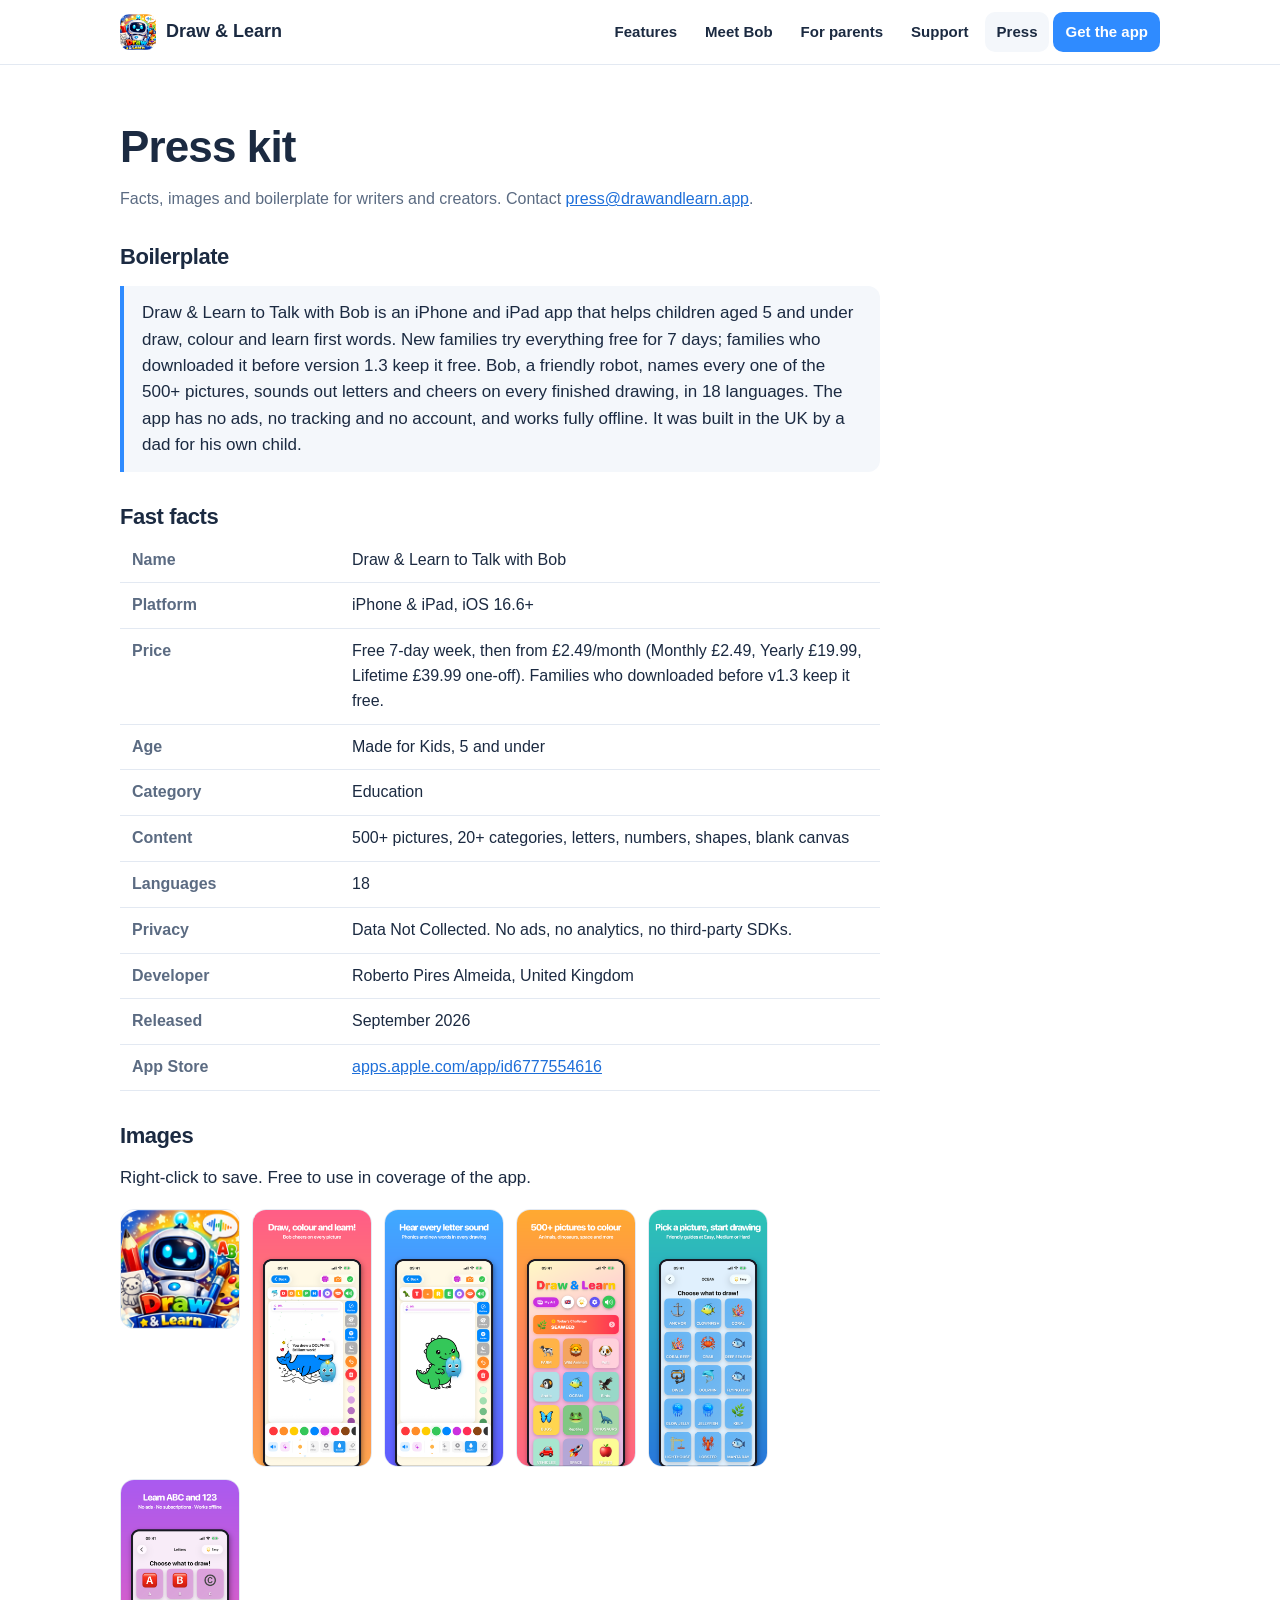
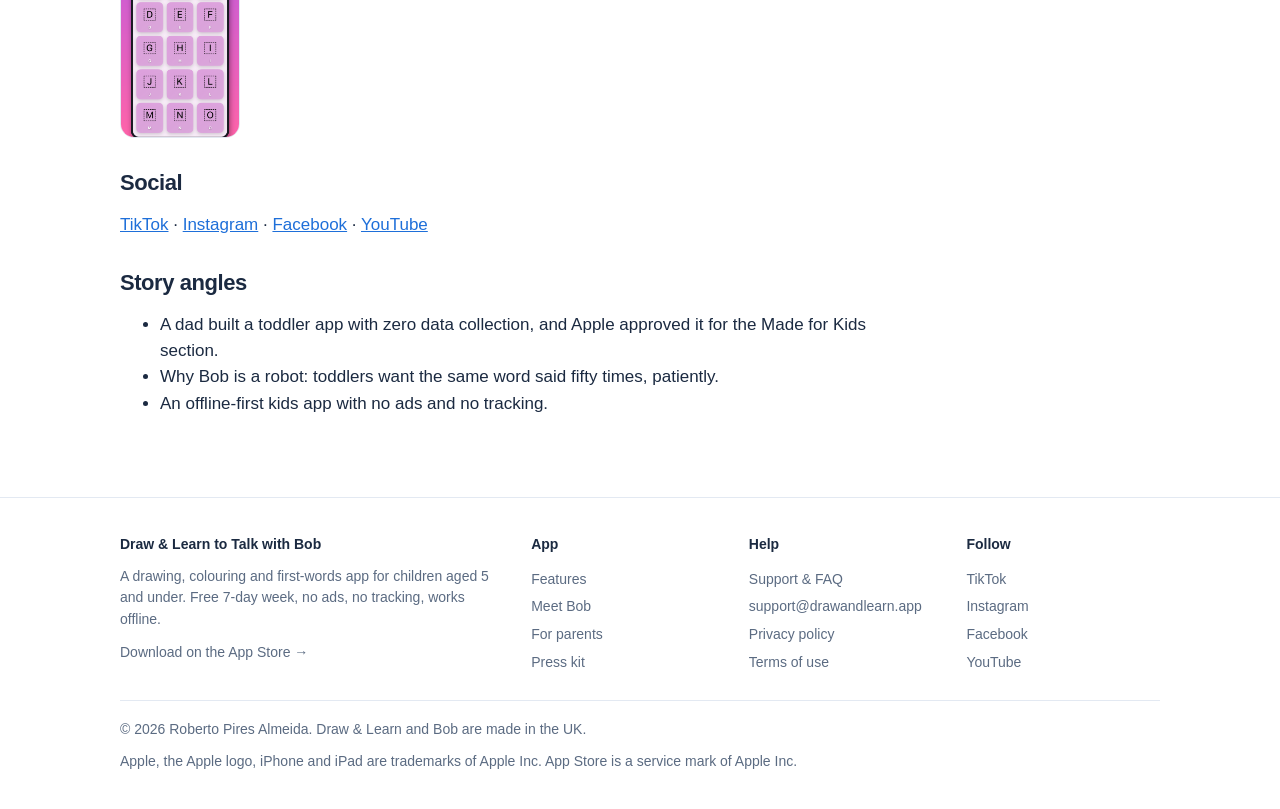
<file: press/index.html>
<!doctype html>
<html lang="en-GB">
<head>
<meta charset="utf-8">
<meta name="viewport" content="width=device-width,initial-scale=1">
<title>Press kit – Draw & Learn</title>
<meta name="description" content="Press kit for Draw & Learn to Talk with Bob: boilerplate, fast facts, icon and screenshots. Contact press@drawandlearn.app.">
<link rel="canonical" href="https://drawandlearn.app/press/">
<link rel="icon" href="/assets/img/favicon.png" type="image/png">
<link rel="apple-touch-icon" href="/assets/img/apple-touch-icon.png">
<meta name="apple-itunes-app" content="app-id=6777554616">
<meta property="og:type" content="website">
<meta property="og:site_name" content="Draw &amp; Learn">
<meta property="og:title" content="Press kit – Draw & Learn">
<meta property="og:description" content="Press kit for Draw & Learn to Talk with Bob: boilerplate, fast facts, icon and screenshots. Contact press@drawandlearn.app.">
<meta property="og:url" content="https://drawandlearn.app/press/">
<meta property="og:image" content="https://drawandlearn.app/assets/img/icon-512.png">
<meta name="twitter:card" content="summary_large_image">
<meta name="theme-color" content="#2F8BFF">
<link rel="stylesheet" href="/assets/style.css">
<script defer src="/assets/site.js"></script>
</head>
<body>
<a class="skip" href="#main">Skip to content</a>
<header class="site">
  <div class="wrap">
    <a class="brand" href="/"><img src="/assets/img/favicon.png" alt="" width="36" height="36">Draw &amp; Learn</a>
    <button class="menu-btn" aria-expanded="false" aria-controls="nav" onclick="var n=document.getElementById('nav');n.classList.toggle('open');this.setAttribute('aria-expanded',n.classList.contains('open'))">Menu</button>
    <nav class="main" id="nav" aria-label="Main"><a href="/features/">Features</a><a href="/bob/">Meet Bob</a><a href="/parents/">For parents</a><a href="/support/">Support</a><a href="/press/" aria-current="page">Press</a><a class="cta" href="https://apps.apple.com/app/apple-store/id6777554616?pt=955046&ct=web_press&mt=8&ppid=d7351bd0-9993-4b03-9648-612a49a9a093">Get the app</a></nav>
  </div>
</header>
<main id="main">

<section class="page"><div class="wrap">
  <h1>Press kit</h1>
  <p class="meta">Facts, images and boilerplate for writers and creators. Contact <a href="mailto:press@drawandlearn.app">press@drawandlearn.app</a>.</p>
  <div class="prose">
    <h2>Boilerplate</h2>
    <p class="summary">Draw &amp; Learn to Talk with Bob is an iPhone and iPad app that helps children aged 5 and under draw, colour and learn first words. New families try everything free for 7 days; families who downloaded it before version 1.3 keep it free. Bob, a friendly robot, names every one of the 500+ pictures, sounds out letters and cheers on every finished drawing, in 18 languages. The app has no ads, no tracking and no account, and works fully offline. It was built in the UK by a dad for his own child.</p>
    <h2>Fast facts</h2>
    <table class="facts">
      <tr><th>Name</th><td>Draw &amp; Learn to Talk with Bob</td></tr>
      <tr><th>Platform</th><td>iPhone &amp; iPad, iOS 16.6+</td></tr>
      <tr><th>Price</th><td>Free 7-day week, then from £2.49/month (Monthly £2.49, Yearly £19.99, Lifetime £39.99 one-off). Families who downloaded before v1.3 keep it free.</td></tr>
      <tr><th>Age</th><td>Made for Kids, 5 and under</td></tr>
      <tr><th>Category</th><td>Education</td></tr>
      <tr><th>Content</th><td>500+ pictures, 20+ categories, letters, numbers, shapes, blank canvas</td></tr>
      <tr><th>Languages</th><td>18</td></tr>
      <tr><th>Privacy</th><td>Data Not Collected. No ads, no analytics, no third-party SDKs.</td></tr>
      <tr><th>Developer</th><td>Roberto Pires Almeida, United Kingdom</td></tr>
      <tr><th>Released</th><td>September 2026</td></tr>
      <tr><th>App Store</th><td><a href="https://apps.apple.com/app/id6777554616">apps.apple.com/app/id6777554616</a></td></tr>
    </table>
    <h2>Images</h2>
    <p>Right-click to save. Free to use in coverage of the app.</p>
    <div class="dl">
      <a href="/assets/img/icon.png" download><img src="/assets/img/icon-512.png" alt="App icon"></a>
      <a href="/assets/img/iphone_1.png" download><img src="/assets/img/iphone_1.png" alt="Screenshot 1"></a>
      <a href="/assets/img/iphone_2.png" download><img src="/assets/img/iphone_2.png" alt="Screenshot 2"></a>
      <a href="/assets/img/iphone_3.png" download><img src="/assets/img/iphone_3.png" alt="Screenshot 3"></a>
      <a href="/assets/img/iphone_4.png" download><img src="/assets/img/iphone_4.png" alt="Screenshot 4"></a>
      <a href="/assets/img/iphone_5.png" download><img src="/assets/img/iphone_5.png" alt="Screenshot 5"></a>
    </div>
    <h2>Social</h2>
    <p><a href="https://www.tiktok.com/@drawandlearnbob">TikTok</a> · <a href="https://www.instagram.com/drawandlearnbob">Instagram</a> · <a href="https://www.facebook.com/profile.php?id=61594829610568">Facebook</a> · <a href="https://www.youtube.com/@DrawLearnwithBob">YouTube</a></p>
    <h2>Story angles</h2>
    <ul>
      <li>A dad built a toddler app with zero data collection, and Apple approved it for the Made for Kids section.</li>
      <li>Why Bob is a robot: toddlers want the same word said fifty times, patiently.</li>
      <li>An offline-first kids app with no ads and no tracking.</li>
    </ul>
  </div>
</div></section>

</main>
<a class="mobile-cta" href="https://apps.apple.com/app/apple-store/id6777554616?pt=955046&ct=mobile_bar&mt=8&ppid=d7351bd0-9993-4b03-9648-612a49a9a093"><span style="display:flex;align-items:center;gap:10px"><img src="/assets/img/favicon.png" alt="">Free week on the App Store</span><span>Get it →</span></a>
<footer class="site">
  <div class="wrap">
    <div class="cols">
      <div>
        <h4>Draw &amp; Learn to Talk with Bob</h4>
        <p style="margin:0 0 8px">A drawing, colouring and first-words app for children aged 5 and under. Free 7-day week, no ads, no tracking, works offline.</p>
        <a href="https://apps.apple.com/app/apple-store/id6777554616?pt=955046&ct=footer&mt=8&ppid=d7351bd0-9993-4b03-9648-612a49a9a093">Download on the App Store →</a>
      </div>
      <div><h4>App</h4><a href="/features/">Features</a><a href="/bob/">Meet Bob</a><a href="/parents/">For parents</a><a href="/press/">Press kit</a></div>
      <div><h4>Help</h4><a href="/support/">Support &amp; FAQ</a><a href="mailto:support@drawandlearn.app">support@drawandlearn.app</a><a href="/privacy/">Privacy policy</a><a href="/terms/">Terms of use</a></div>
      <div><h4>Follow</h4><a href="https://www.tiktok.com/@drawandlearnbob" rel="me noopener">TikTok</a><a href="https://www.instagram.com/drawandlearnbob" rel="me noopener">Instagram</a><a href="https://www.facebook.com/profile.php?id=61594829610568" rel="me noopener">Facebook</a><a href="https://www.youtube.com/@DrawLearnwithBob" rel="me noopener">YouTube</a></div>
    </div>
    <div class="legal"><span>© 2026 Roberto Pires Almeida. Draw &amp; Learn and Bob are made in the UK.</span><span>Apple, the Apple logo, iPhone and iPad are trademarks of Apple Inc. App Store is a service mark of Apple Inc.</span></div>
  </div>
</footer>
</body>
</html>
</file>
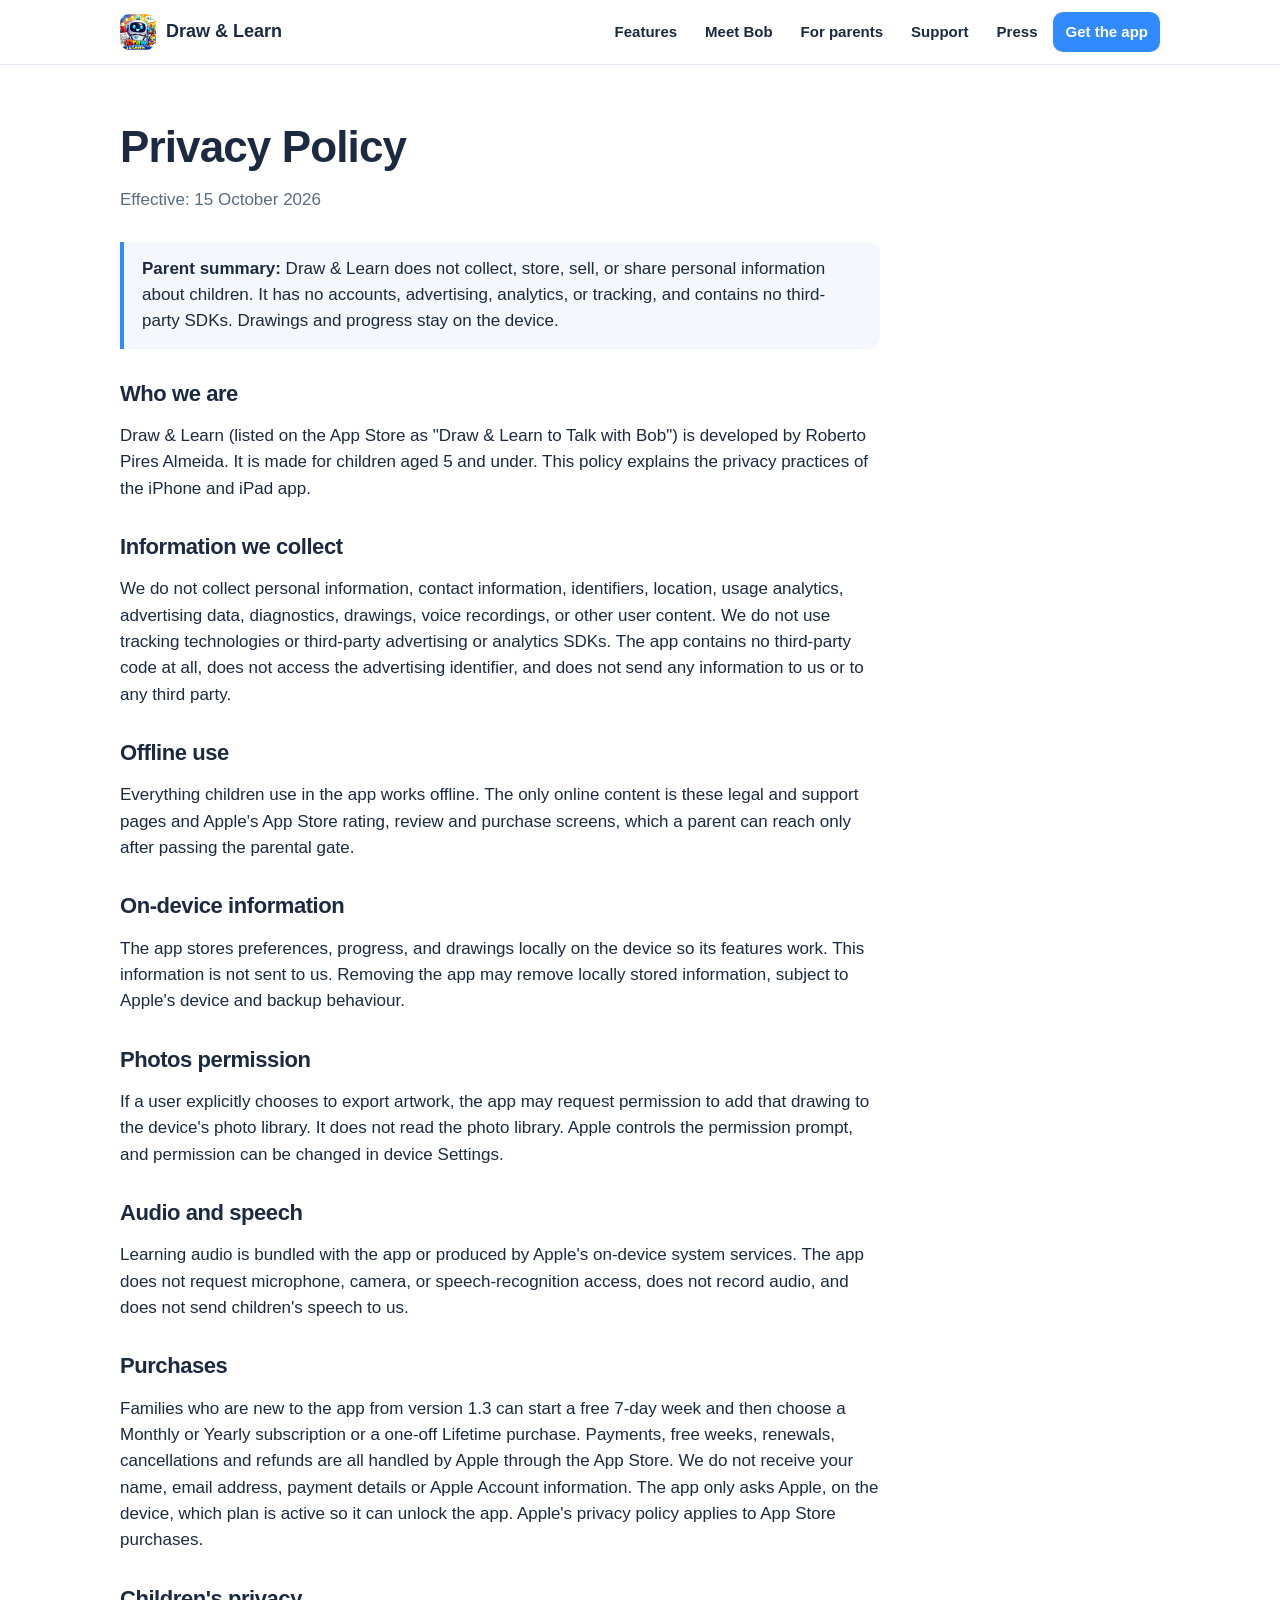
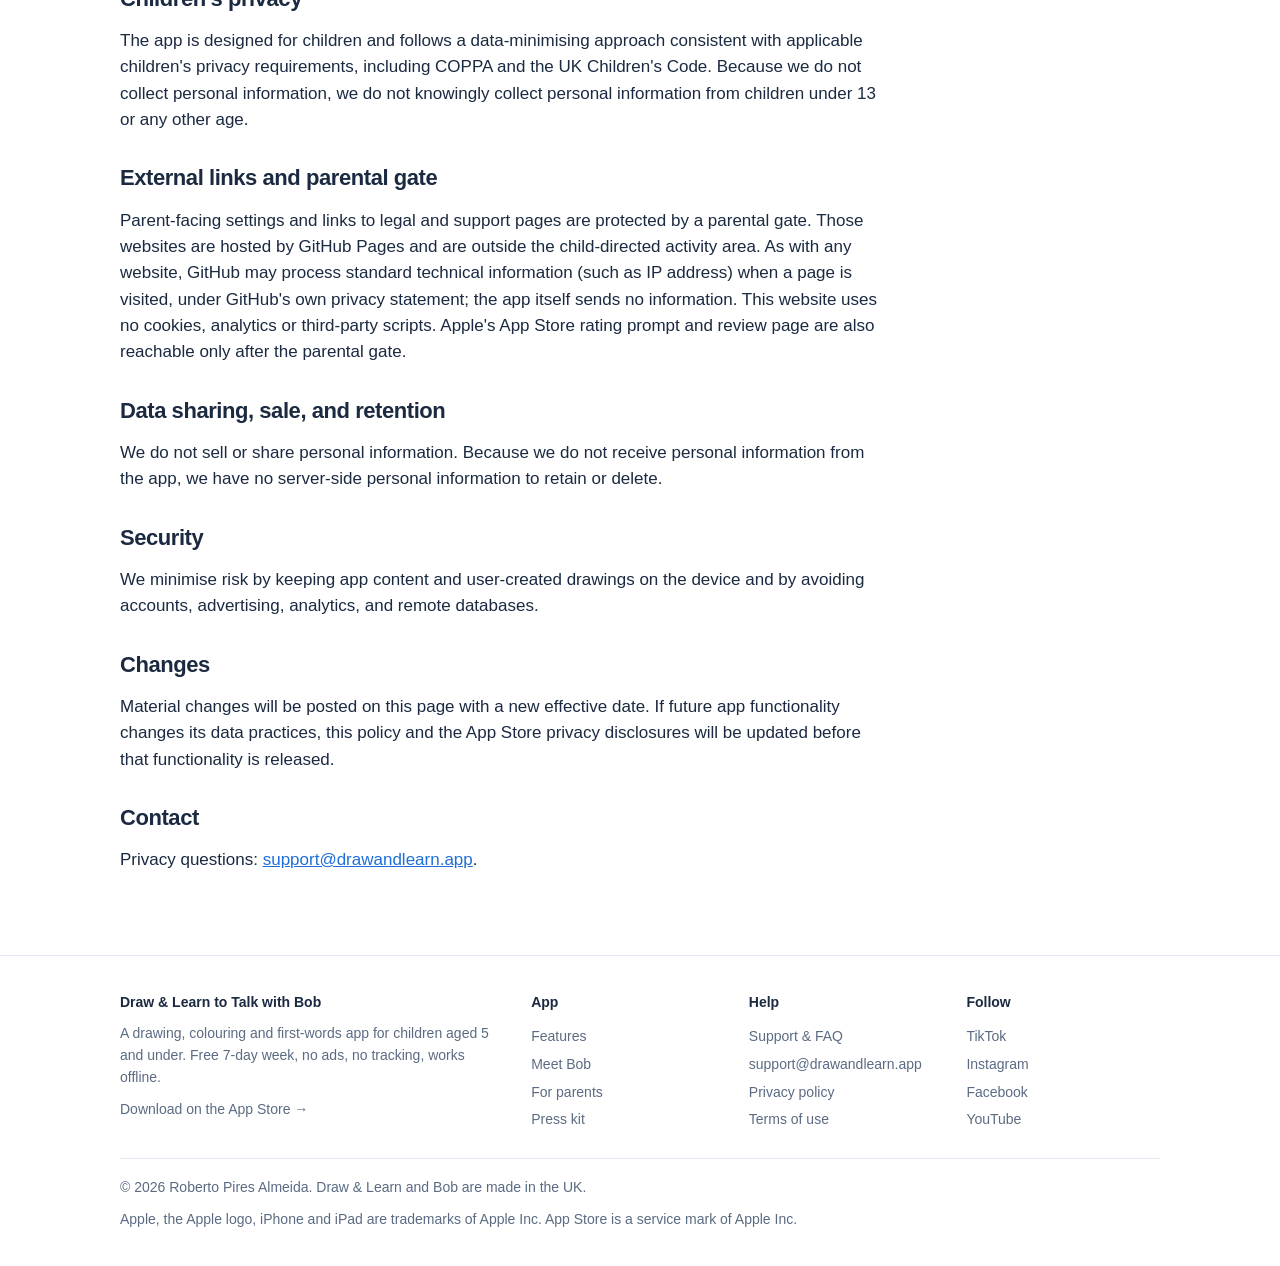
<file: privacy/index.html>
<!doctype html>
<html lang="en-GB">
<head>
<meta charset="utf-8">
<meta name="viewport" content="width=device-width,initial-scale=1">
<title>Privacy Policy – Draw & Learn</title>
<meta name="description" content="Draw & Learn collects no personal data, has no ads, analytics or tracking, and works offline. Full privacy policy.">
<link rel="canonical" href="https://drawandlearn.app/privacy/">
<link rel="icon" href="/assets/img/favicon.png" type="image/png">
<link rel="apple-touch-icon" href="/assets/img/apple-touch-icon.png">
<meta name="apple-itunes-app" content="app-id=6777554616">
<meta property="og:type" content="website">
<meta property="og:site_name" content="Draw &amp; Learn">
<meta property="og:title" content="Privacy Policy – Draw & Learn">
<meta property="og:description" content="Draw & Learn collects no personal data, has no ads, analytics or tracking, and works offline. Full privacy policy.">
<meta property="og:url" content="https://drawandlearn.app/privacy/">
<meta property="og:image" content="https://drawandlearn.app/assets/img/icon-512.png">
<meta name="twitter:card" content="summary_large_image">
<meta name="theme-color" content="#2F8BFF">
<link rel="stylesheet" href="/assets/style.css">
<script defer src="/assets/site.js"></script>
</head>
<body>
<a class="skip" href="#main">Skip to content</a>
<header class="site">
  <div class="wrap">
    <a class="brand" href="/"><img src="/assets/img/favicon.png" alt="" width="36" height="36">Draw &amp; Learn</a>
    <button class="menu-btn" aria-expanded="false" aria-controls="nav" onclick="var n=document.getElementById('nav');n.classList.toggle('open');this.setAttribute('aria-expanded',n.classList.contains('open'))">Menu</button>
    <nav class="main" id="nav" aria-label="Main"><a href="/features/">Features</a><a href="/bob/">Meet Bob</a><a href="/parents/">For parents</a><a href="/support/">Support</a><a href="/press/">Press</a><a class="cta" href="https://apps.apple.com/app/apple-store/id6777554616?pt=955046&ct=website&mt=8&ppid=d7351bd0-9993-4b03-9648-612a49a9a093">Get the app</a></nav>
  </div>
</header>
<main id="main">

<section class="page"><div class="wrap"><div class="prose">
  <h1>Privacy Policy</h1>
  <p class="meta">Effective: 15 October 2026</p>
  <p class="summary"><strong>Parent summary:</strong> Draw &amp; Learn does not collect, store, sell, or share personal information about children. It has no accounts, advertising, analytics, or tracking, and contains no third-party SDKs. Drawings and progress stay on the device.</p>
  <h2>Who we are</h2>
  <p>Draw &amp; Learn (listed on the App Store as "Draw &amp; Learn to Talk with Bob") is developed by Roberto Pires Almeida. It is made for children aged 5 and under. This policy explains the privacy practices of the iPhone and iPad app.</p>
  <h2>Information we collect</h2>
  <p>We do not collect personal information, contact information, identifiers, location, usage analytics, advertising data, diagnostics, drawings, voice recordings, or other user content. We do not use tracking technologies or third-party advertising or analytics SDKs. The app contains no third-party code at all, does not access the advertising identifier, and does not send any information to us or to any third party.</p>
  <h2>Offline use</h2>
  <p>Everything children use in the app works offline. The only online content is these legal and support pages and Apple's App Store rating, review and purchase screens, which a parent can reach only after passing the parental gate.</p>
  <h2>On-device information</h2>
  <p>The app stores preferences, progress, and drawings locally on the device so its features work. This information is not sent to us. Removing the app may remove locally stored information, subject to Apple's device and backup behaviour.</p>
  <h2>Photos permission</h2>
  <p>If a user explicitly chooses to export artwork, the app may request permission to add that drawing to the device's photo library. It does not read the photo library. Apple controls the permission prompt, and permission can be changed in device Settings.</p>
  <h2>Audio and speech</h2>
  <p>Learning audio is bundled with the app or produced by Apple's on-device system services. The app does not request microphone, camera, or speech-recognition access, does not record audio, and does not send children's speech to us.</p>
  <h2>Purchases</h2>
  <p>Families who are new to the app from version 1.3 can start a free 7-day week and then choose a Monthly or Yearly subscription or a one-off Lifetime purchase. Payments, free weeks, renewals, cancellations and refunds are all handled by Apple through the App Store. We do not receive your name, email address, payment details or Apple Account information. The app only asks Apple, on the device, which plan is active so it can unlock the app. Apple's privacy policy applies to App Store purchases.</p>
  <h2>Children's privacy</h2>
  <p>The app is designed for children and follows a data-minimising approach consistent with applicable children's privacy requirements, including COPPA and the UK Children's Code. Because we do not collect personal information, we do not knowingly collect personal information from children under 13 or any other age.</p>
  <h2>External links and parental gate</h2>
  <p>Parent-facing settings and links to legal and support pages are protected by a parental gate. Those websites are hosted by GitHub Pages and are outside the child-directed activity area. As with any website, GitHub may process standard technical information (such as IP address) when a page is visited, under GitHub's own privacy statement; the app itself sends no information. This website uses no cookies, analytics or third-party scripts. Apple's App Store rating prompt and review page are also reachable only after the parental gate.</p>
  <h2>Data sharing, sale, and retention</h2>
  <p>We do not sell or share personal information. Because we do not receive personal information from the app, we have no server-side personal information to retain or delete.</p>
  <h2>Security</h2>
  <p>We minimise risk by keeping app content and user-created drawings on the device and by avoiding accounts, advertising, analytics, and remote databases.</p>
  <h2>Changes</h2>
  <p>Material changes will be posted on this page with a new effective date. If future app functionality changes its data practices, this policy and the App Store privacy disclosures will be updated before that functionality is released.</p>
  <h2>Contact</h2>
  <p>Privacy questions: <a href="mailto:support@drawandlearn.app">support@drawandlearn.app</a>.</p>
</div></div></section>

</main>
<a class="mobile-cta" href="https://apps.apple.com/app/apple-store/id6777554616?pt=955046&ct=mobile_bar&mt=8&ppid=d7351bd0-9993-4b03-9648-612a49a9a093"><span style="display:flex;align-items:center;gap:10px"><img src="/assets/img/favicon.png" alt="">Free week on the App Store</span><span>Get it →</span></a>
<footer class="site">
  <div class="wrap">
    <div class="cols">
      <div>
        <h4>Draw &amp; Learn to Talk with Bob</h4>
        <p style="margin:0 0 8px">A drawing, colouring and first-words app for children aged 5 and under. Free 7-day week, no ads, no tracking, works offline.</p>
        <a href="https://apps.apple.com/app/apple-store/id6777554616?pt=955046&ct=footer&mt=8&ppid=d7351bd0-9993-4b03-9648-612a49a9a093">Download on the App Store →</a>
      </div>
      <div><h4>App</h4><a href="/features/">Features</a><a href="/bob/">Meet Bob</a><a href="/parents/">For parents</a><a href="/press/">Press kit</a></div>
      <div><h4>Help</h4><a href="/support/">Support &amp; FAQ</a><a href="mailto:support@drawandlearn.app">support@drawandlearn.app</a><a href="/privacy/">Privacy policy</a><a href="/terms/">Terms of use</a></div>
      <div><h4>Follow</h4><a href="https://www.tiktok.com/@drawandlearnbob" rel="me noopener">TikTok</a><a href="https://www.instagram.com/drawandlearnbob" rel="me noopener">Instagram</a><a href="https://www.facebook.com/profile.php?id=61594829610568" rel="me noopener">Facebook</a><a href="https://www.youtube.com/@DrawLearnwithBob" rel="me noopener">YouTube</a></div>
    </div>
    <div class="legal"><span>© 2026 Roberto Pires Almeida. Draw &amp; Learn and Bob are made in the UK.</span><span>Apple, the Apple logo, iPhone and iPad are trademarks of Apple Inc. App Store is a service mark of Apple Inc.</span></div>
  </div>
</footer>
</body>
</html>
</file>
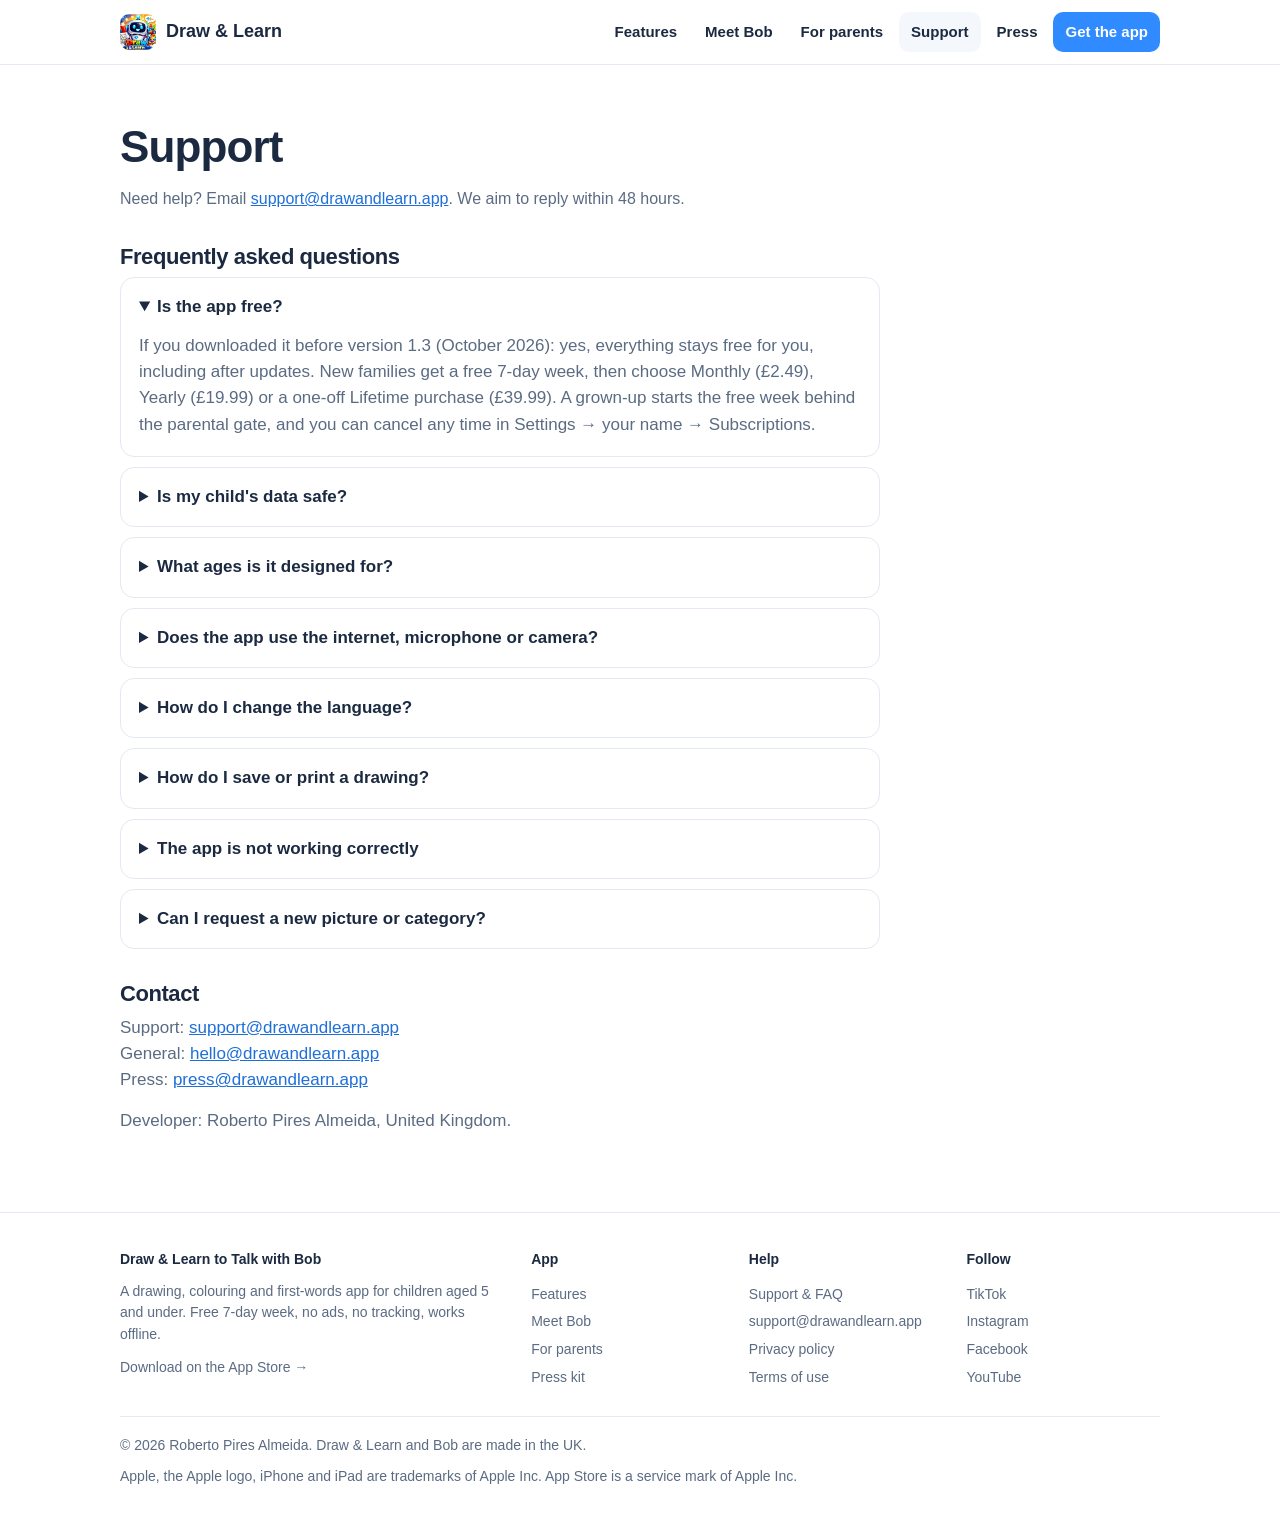
<file: support/index.html>
<!doctype html>
<html lang="en-GB">
<head>
<meta charset="utf-8">
<meta name="viewport" content="width=device-width,initial-scale=1">
<title>Support – Draw & Learn</title>
<meta name="description" content="Help and FAQ for the Draw & Learn to Talk with Bob app. Contact support@drawandlearn.app.">
<link rel="canonical" href="https://drawandlearn.app/support/">
<link rel="icon" href="/assets/img/favicon.png" type="image/png">
<link rel="apple-touch-icon" href="/assets/img/apple-touch-icon.png">
<meta name="apple-itunes-app" content="app-id=6777554616">
<meta property="og:type" content="website">
<meta property="og:site_name" content="Draw &amp; Learn">
<meta property="og:title" content="Support – Draw & Learn">
<meta property="og:description" content="Help and FAQ for the Draw & Learn to Talk with Bob app. Contact support@drawandlearn.app.">
<meta property="og:url" content="https://drawandlearn.app/support/">
<meta property="og:image" content="https://drawandlearn.app/assets/img/icon-512.png">
<meta name="twitter:card" content="summary_large_image">
<meta name="theme-color" content="#2F8BFF">
<link rel="stylesheet" href="/assets/style.css">
<script defer src="/assets/site.js"></script>
</head>
<body>
<a class="skip" href="#main">Skip to content</a>
<header class="site">
  <div class="wrap">
    <a class="brand" href="/"><img src="/assets/img/favicon.png" alt="" width="36" height="36">Draw &amp; Learn</a>
    <button class="menu-btn" aria-expanded="false" aria-controls="nav" onclick="var n=document.getElementById('nav');n.classList.toggle('open');this.setAttribute('aria-expanded',n.classList.contains('open'))">Menu</button>
    <nav class="main" id="nav" aria-label="Main"><a href="/features/">Features</a><a href="/bob/">Meet Bob</a><a href="/parents/">For parents</a><a href="/support/" aria-current="page">Support</a><a href="/press/">Press</a><a class="cta" href="https://apps.apple.com/app/apple-store/id6777554616?pt=955046&ct=web_support&mt=8&ppid=d7351bd0-9993-4b03-9648-612a49a9a093">Get the app</a></nav>
  </div>
</header>
<main id="main">

<section class="page"><div class="wrap">
  <h1>Support</h1>
  <p class="meta">Need help? Email <a href="mailto:support@drawandlearn.app">support@drawandlearn.app</a>. We aim to reply within 48 hours.</p>
  <div class="prose faq">
    <h2>Frequently asked questions</h2>
    <details open><summary>Is the app free?</summary><p>If you downloaded it before version 1.3 (October 2026): yes, everything stays free for you, including after updates. New families get a free 7-day week, then choose Monthly (£2.49), Yearly (£19.99) or a one-off Lifetime purchase (£39.99). A grown-up starts the free week behind the parental gate, and you can cancel any time in Settings → your name → Subscriptions.</p></details>
    <details><summary>Is my child's data safe?</summary><p>Draw &amp; Learn does not collect personal data, show advertising or track children. Drawings remain on the device unless you choose to export them. See our <a href="/privacy/">Privacy Policy</a>.</p></details>
    <details><summary>What ages is it designed for?</summary><p>Children aged 5 and under, with guided drawing, tracing, colouring, first words, phonics, shapes and numbers. Parent settings and links sit behind a parental gate.</p></details>
    <details><summary>Does the app use the internet, microphone or camera?</summary><p>No. Everything children use works fully offline. Bob's voice is either audio bundled with the app or Apple's on-device text-to-speech. The app never asks for microphone or camera access. The only permission it may request is to add a finished drawing to Photos when you choose to save it.</p></details>
    <details><summary>How do I change the language?</summary><p>Tap the flag on the home screen (behind the parental gate) and choose from 18 languages. Bob's words and letter sounds switch immediately.</p></details>
    <details><summary>How do I save or print a drawing?</summary><p>Tap the tick when a picture is done. It is kept in "My Art". From there use the Photos or print buttons at the top of the screen.</p></details>
    <details><summary>The app is not working correctly</summary><p>1. Confirm the device runs iOS or iPadOS 16.6 or later.<br>2. Close and reopen the app.<br>3. Restart the device.<br>If the issue continues, email us with the device model and a description.</p></details>
    <details><summary>Can I request a new picture or category?</summary><p>Yes please! Email <a href="mailto:hello@drawandlearn.app">hello@drawandlearn.app</a>. Seasonal packs are added regularly.</p></details>
    <h2>Contact</h2>
    <p>Support: <a href="mailto:support@drawandlearn.app">support@drawandlearn.app</a><br>General: <a href="mailto:hello@drawandlearn.app">hello@drawandlearn.app</a><br>Press: <a href="mailto:press@drawandlearn.app">press@drawandlearn.app</a></p>
    <p>Developer: Roberto Pires Almeida, United Kingdom.</p>
  </div>
</div></section>

</main>
<a class="mobile-cta" href="https://apps.apple.com/app/apple-store/id6777554616?pt=955046&ct=mobile_bar&mt=8&ppid=d7351bd0-9993-4b03-9648-612a49a9a093"><span style="display:flex;align-items:center;gap:10px"><img src="/assets/img/favicon.png" alt="">Free week on the App Store</span><span>Get it →</span></a>
<footer class="site">
  <div class="wrap">
    <div class="cols">
      <div>
        <h4>Draw &amp; Learn to Talk with Bob</h4>
        <p style="margin:0 0 8px">A drawing, colouring and first-words app for children aged 5 and under. Free 7-day week, no ads, no tracking, works offline.</p>
        <a href="https://apps.apple.com/app/apple-store/id6777554616?pt=955046&ct=footer&mt=8&ppid=d7351bd0-9993-4b03-9648-612a49a9a093">Download on the App Store →</a>
      </div>
      <div><h4>App</h4><a href="/features/">Features</a><a href="/bob/">Meet Bob</a><a href="/parents/">For parents</a><a href="/press/">Press kit</a></div>
      <div><h4>Help</h4><a href="/support/">Support &amp; FAQ</a><a href="mailto:support@drawandlearn.app">support@drawandlearn.app</a><a href="/privacy/">Privacy policy</a><a href="/terms/">Terms of use</a></div>
      <div><h4>Follow</h4><a href="https://www.tiktok.com/@drawandlearnbob" rel="me noopener">TikTok</a><a href="https://www.instagram.com/drawandlearnbob" rel="me noopener">Instagram</a><a href="https://www.facebook.com/profile.php?id=61594829610568" rel="me noopener">Facebook</a><a href="https://www.youtube.com/@DrawLearnwithBob" rel="me noopener">YouTube</a></div>
    </div>
    <div class="legal"><span>© 2026 Roberto Pires Almeida. Draw &amp; Learn and Bob are made in the UK.</span><span>Apple, the Apple logo, iPhone and iPad are trademarks of Apple Inc. App Store is a service mark of Apple Inc.</span></div>
  </div>
</footer>
</body>
</html>
</file>
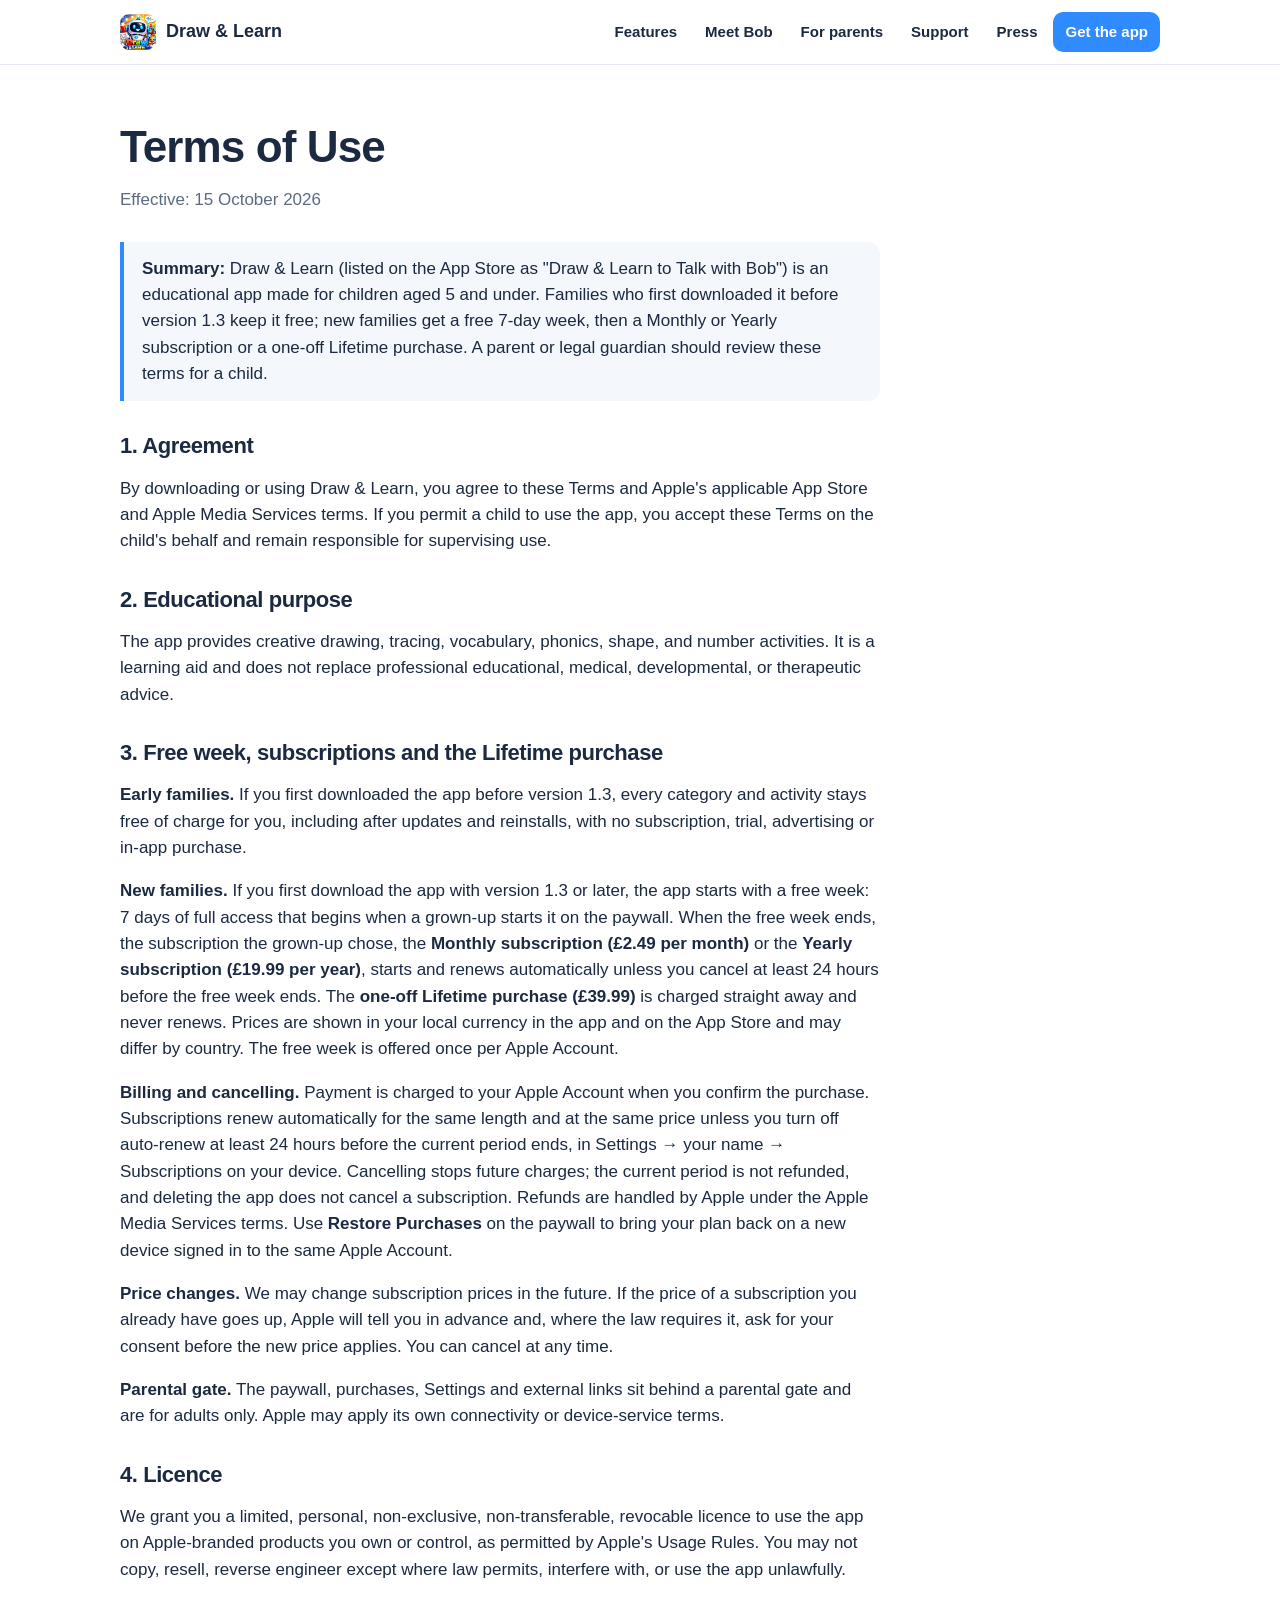
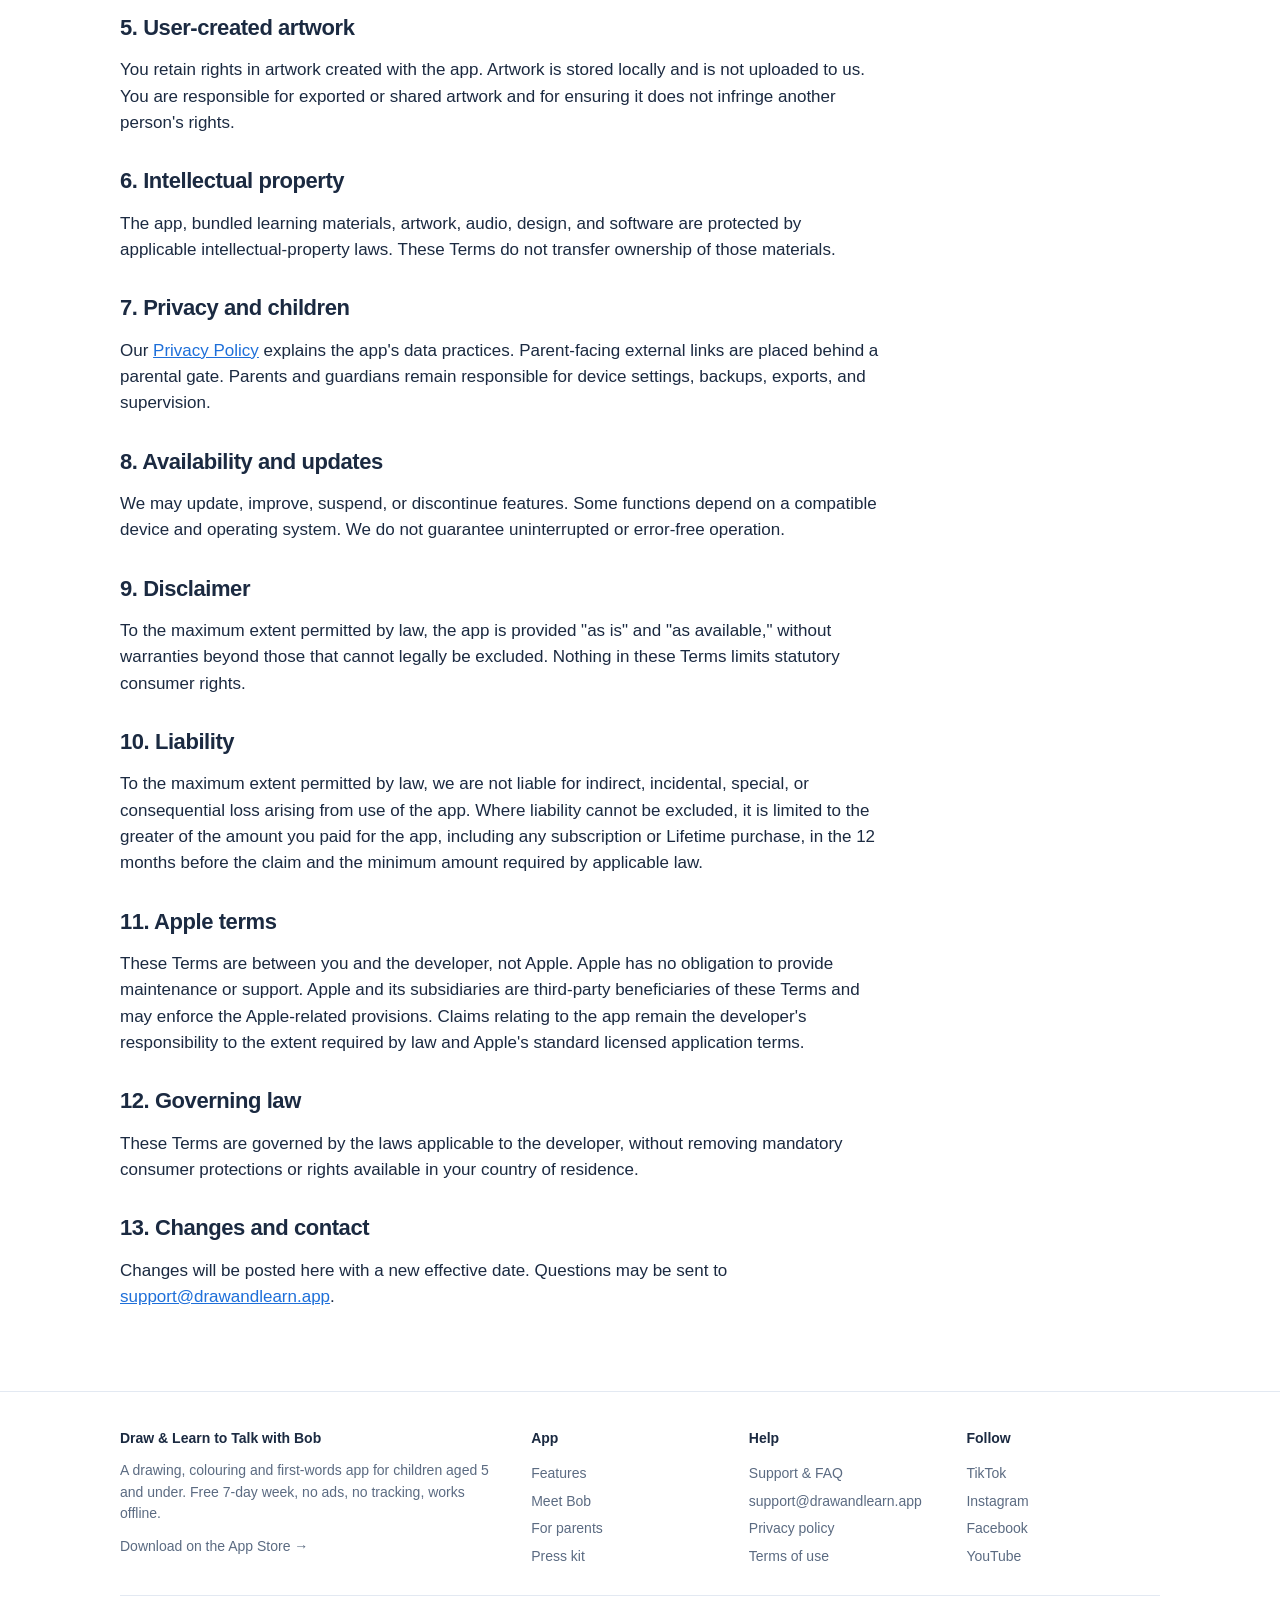
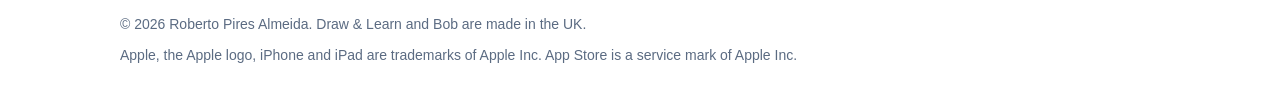
<file: terms/index.html>
<!doctype html>
<html lang="en-GB">
<head>
<meta charset="utf-8">
<meta name="viewport" content="width=device-width,initial-scale=1">
<title>Terms of Use – Draw & Learn</title>
<meta name="description" content="Terms of use for the Draw & Learn to Talk with Bob app.">
<link rel="canonical" href="https://drawandlearn.app/terms/">
<link rel="icon" href="/assets/img/favicon.png" type="image/png">
<link rel="apple-touch-icon" href="/assets/img/apple-touch-icon.png">
<meta name="apple-itunes-app" content="app-id=6777554616">
<meta property="og:type" content="website">
<meta property="og:site_name" content="Draw &amp; Learn">
<meta property="og:title" content="Terms of Use – Draw & Learn">
<meta property="og:description" content="Terms of use for the Draw & Learn to Talk with Bob app.">
<meta property="og:url" content="https://drawandlearn.app/terms/">
<meta property="og:image" content="https://drawandlearn.app/assets/img/icon-512.png">
<meta name="twitter:card" content="summary_large_image">
<meta name="theme-color" content="#2F8BFF">
<link rel="stylesheet" href="/assets/style.css">
<script defer src="/assets/site.js"></script>
</head>
<body>
<a class="skip" href="#main">Skip to content</a>
<header class="site">
  <div class="wrap">
    <a class="brand" href="/"><img src="/assets/img/favicon.png" alt="" width="36" height="36">Draw &amp; Learn</a>
    <button class="menu-btn" aria-expanded="false" aria-controls="nav" onclick="var n=document.getElementById('nav');n.classList.toggle('open');this.setAttribute('aria-expanded',n.classList.contains('open'))">Menu</button>
    <nav class="main" id="nav" aria-label="Main"><a href="/features/">Features</a><a href="/bob/">Meet Bob</a><a href="/parents/">For parents</a><a href="/support/">Support</a><a href="/press/">Press</a><a class="cta" href="https://apps.apple.com/app/apple-store/id6777554616?pt=955046&ct=website&mt=8&ppid=d7351bd0-9993-4b03-9648-612a49a9a093">Get the app</a></nav>
  </div>
</header>
<main id="main">

<section class="page"><div class="wrap"><div class="prose">
  <h1>Terms of Use</h1>
  <p class="meta">Effective: 15 October 2026</p>
  <p class="summary"><strong>Summary:</strong> Draw &amp; Learn (listed on the App Store as "Draw &amp; Learn to Talk with Bob") is an educational app made for children aged 5 and under. Families who first downloaded it before version 1.3 keep it free; new families get a free 7-day week, then a Monthly or Yearly subscription or a one-off Lifetime purchase. A parent or legal guardian should review these terms for a child.</p>
  <h2>1. Agreement</h2><p>By downloading or using Draw &amp; Learn, you agree to these Terms and Apple's applicable App Store and Apple Media Services terms. If you permit a child to use the app, you accept these Terms on the child's behalf and remain responsible for supervising use.</p>
  <h2>2. Educational purpose</h2><p>The app provides creative drawing, tracing, vocabulary, phonics, shape, and number activities. It is a learning aid and does not replace professional educational, medical, developmental, or therapeutic advice.</p>
  <h2>3. Free week, subscriptions and the Lifetime purchase</h2><p><strong>Early families.</strong> If you first downloaded the app before version 1.3, every category and activity stays free of charge for you, including after updates and reinstalls, with no subscription, trial, advertising or in-app purchase.</p><p><strong>New families.</strong> If you first download the app with version 1.3 or later, the app starts with a free week: 7 days of full access that begins when a grown-up starts it on the paywall. When the free week ends, the subscription the grown-up chose, the <strong>Monthly subscription (£2.49 per month)</strong> or the <strong>Yearly subscription (£19.99 per year)</strong>, starts and renews automatically unless you cancel at least 24 hours before the free week ends. The <strong>one-off Lifetime purchase (£39.99)</strong> is charged straight away and never renews. Prices are shown in your local currency in the app and on the App Store and may differ by country. The free week is offered once per Apple Account.</p><p><strong>Billing and cancelling.</strong> Payment is charged to your Apple Account when you confirm the purchase. Subscriptions renew automatically for the same length and at the same price unless you turn off auto-renew at least 24 hours before the current period ends, in Settings → your name → Subscriptions on your device. Cancelling stops future charges; the current period is not refunded, and deleting the app does not cancel a subscription. Refunds are handled by Apple under the Apple Media Services terms. Use <strong>Restore Purchases</strong> on the paywall to bring your plan back on a new device signed in to the same Apple Account.</p><p><strong>Price changes.</strong> We may change subscription prices in the future. If the price of a subscription you already have goes up, Apple will tell you in advance and, where the law requires it, ask for your consent before the new price applies. You can cancel at any time.</p><p><strong>Parental gate.</strong> The paywall, purchases, Settings and external links sit behind a parental gate and are for adults only. Apple may apply its own connectivity or device-service terms.</p>
  <h2>4. Licence</h2><p>We grant you a limited, personal, non-exclusive, non-transferable, revocable licence to use the app on Apple-branded products you own or control, as permitted by Apple's Usage Rules. You may not copy, resell, reverse engineer except where law permits, interfere with, or use the app unlawfully.</p>
  <h2>5. User-created artwork</h2><p>You retain rights in artwork created with the app. Artwork is stored locally and is not uploaded to us. You are responsible for exported or shared artwork and for ensuring it does not infringe another person's rights.</p>
  <h2>6. Intellectual property</h2><p>The app, bundled learning materials, artwork, audio, design, and software are protected by applicable intellectual-property laws. These Terms do not transfer ownership of those materials.</p>
  <h2>7. Privacy and children</h2><p>Our <a href="/privacy/">Privacy Policy</a> explains the app's data practices. Parent-facing external links are placed behind a parental gate. Parents and guardians remain responsible for device settings, backups, exports, and supervision.</p>
  <h2>8. Availability and updates</h2><p>We may update, improve, suspend, or discontinue features. Some functions depend on a compatible device and operating system. We do not guarantee uninterrupted or error-free operation.</p>
  <h2>9. Disclaimer</h2><p>To the maximum extent permitted by law, the app is provided "as is" and "as available," without warranties beyond those that cannot legally be excluded. Nothing in these Terms limits statutory consumer rights.</p>
  <h2>10. Liability</h2><p>To the maximum extent permitted by law, we are not liable for indirect, incidental, special, or consequential loss arising from use of the app. Where liability cannot be excluded, it is limited to the greater of the amount you paid for the app, including any subscription or Lifetime purchase, in the 12 months before the claim and the minimum amount required by applicable law.</p>
  <h2>11. Apple terms</h2><p>These Terms are between you and the developer, not Apple. Apple has no obligation to provide maintenance or support. Apple and its subsidiaries are third-party beneficiaries of these Terms and may enforce the Apple-related provisions. Claims relating to the app remain the developer's responsibility to the extent required by law and Apple's standard licensed application terms.</p>
  <h2>12. Governing law</h2><p>These Terms are governed by the laws applicable to the developer, without removing mandatory consumer protections or rights available in your country of residence.</p>
  <h2>13. Changes and contact</h2><p>Changes will be posted here with a new effective date. Questions may be sent to <a href="mailto:support@drawandlearn.app">support@drawandlearn.app</a>.</p>
</div></div></section>

</main>
<a class="mobile-cta" href="https://apps.apple.com/app/apple-store/id6777554616?pt=955046&ct=mobile_bar&mt=8&ppid=d7351bd0-9993-4b03-9648-612a49a9a093"><span style="display:flex;align-items:center;gap:10px"><img src="/assets/img/favicon.png" alt="">Free week on the App Store</span><span>Get it →</span></a>
<footer class="site">
  <div class="wrap">
    <div class="cols">
      <div>
        <h4>Draw &amp; Learn to Talk with Bob</h4>
        <p style="margin:0 0 8px">A drawing, colouring and first-words app for children aged 5 and under. Free 7-day week, no ads, no tracking, works offline.</p>
        <a href="https://apps.apple.com/app/apple-store/id6777554616?pt=955046&ct=footer&mt=8&ppid=d7351bd0-9993-4b03-9648-612a49a9a093">Download on the App Store →</a>
      </div>
      <div><h4>App</h4><a href="/features/">Features</a><a href="/bob/">Meet Bob</a><a href="/parents/">For parents</a><a href="/press/">Press kit</a></div>
      <div><h4>Help</h4><a href="/support/">Support &amp; FAQ</a><a href="mailto:support@drawandlearn.app">support@drawandlearn.app</a><a href="/privacy/">Privacy policy</a><a href="/terms/">Terms of use</a></div>
      <div><h4>Follow</h4><a href="https://www.tiktok.com/@drawandlearnbob" rel="me noopener">TikTok</a><a href="https://www.instagram.com/drawandlearnbob" rel="me noopener">Instagram</a><a href="https://www.facebook.com/profile.php?id=61594829610568" rel="me noopener">Facebook</a><a href="https://www.youtube.com/@DrawLearnwithBob" rel="me noopener">YouTube</a></div>
    </div>
    <div class="legal"><span>© 2026 Roberto Pires Almeida. Draw &amp; Learn and Bob are made in the UK.</span><span>Apple, the Apple logo, iPhone and iPad are trademarks of Apple Inc. App Store is a service mark of Apple Inc.</span></div>
  </div>
</footer>
</body>
</html>
</file>
<file: assets/style.css>
:root{
  --blue:#2F8BFF;--blue-dark:#1E6FD9;--red:#FF4D4D;--yellow:#FFC933;--green:#3CC46A;--purple:#8B5CF6;
  --ink:#1B2A41;--muted:#5B6B82;--bg:#FFFFFF;--soft:#F4F7FB;--line:#E3E9F2;--radius:18px;
}
*{box-sizing:border-box}
html{scroll-behavior:smooth}
body{margin:0;font-family:-apple-system,BlinkMacSystemFont,"Segoe UI",Roboto,Helvetica,Arial,sans-serif;color:var(--ink);background:var(--bg);line-height:1.55;-webkit-font-smoothing:antialiased}
a{color:var(--blue-dark)}
img{max-width:100%;height:auto;display:block}
.wrap{max-width:1080px;margin:0 auto;padding:0 20px}
.skip{position:absolute;left:-999px}
.skip:focus{left:12px;top:12px;background:#fff;padding:8px;z-index:99}

header.site{position:sticky;top:0;background:rgba(255,255,255,.92);backdrop-filter:saturate(180%) blur(12px);border-bottom:1px solid var(--line);z-index:50}
header.site .wrap{display:flex;align-items:center;justify-content:space-between;height:64px}
.brand{display:flex;align-items:center;gap:10px;text-decoration:none;color:var(--ink);font-weight:800;font-size:18px}
.brand img{width:36px;height:36px;border-radius:9px}
nav.main{display:flex;gap:4px;align-items:center}
nav.main a{text-decoration:none;color:var(--ink);font-weight:600;padding:8px 12px;border-radius:10px;font-size:15px}
nav.main a:hover,nav.main a[aria-current]{background:var(--soft)}
nav.main .cta{background:var(--blue);color:#fff}
nav.main .cta:hover{background:var(--blue-dark)}
.menu-btn{display:none;background:none;border:1px solid var(--line);border-radius:10px;padding:8px 10px;font-size:15px;font-weight:600}
@media(max-width:760px){
  nav.main{display:none;position:absolute;left:0;right:0;top:64px;background:#fff;flex-direction:column;align-items:stretch;padding:12px 20px 18px;border-bottom:1px solid var(--line);gap:6px}
  nav.main.open{display:flex}
  .menu-btn{display:block}
}

.btn{display:inline-flex;align-items:center;gap:10px;text-decoration:none;font-weight:700;padding:14px 22px;border-radius:14px;border:0;font-size:16px}
.btn.primary{background:var(--ink);color:#fff}
.btn.primary:hover{background:#000}
.btn.secondary{background:var(--soft);color:var(--ink)}
.btn.secondary:hover{background:#e9eef6}
.btn img{width:22px;height:22px}

.hero{padding:64px 0 48px;background:linear-gradient(180deg,#F6FAFF 0%,#FFFFFF 100%)}
.hero .wrap{display:grid;grid-template-columns:1.1fr .9fr;gap:40px;align-items:center}
.hero h1{font-size:clamp(34px,5vw,54px);line-height:1.08;margin:0 0 14px;letter-spacing:-.02em}
.hero h1 span{background:linear-gradient(90deg,var(--red),var(--yellow),var(--green),var(--blue));-webkit-background-clip:text;background-clip:text;color:transparent}
.hero p.lead{font-size:20px;color:var(--muted);margin:0 0 24px;max-width:520px}
.hero .icon{width:112px;height:112px;border-radius:26px;box-shadow:0 12px 30px rgba(31,111,217,.18);margin-bottom:20px}
.hero .shots{display:flex;gap:14px;justify-content:center}
.hero .shots img{width:46%;border-radius:22px;box-shadow:0 18px 40px rgba(27,42,65,.18)}
.hero .shots img:last-child{margin-top:40px}
.actions{display:flex;gap:12px;flex-wrap:wrap;align-items:center}
.rating{font-size:14px;color:var(--muted);margin-top:14px}
.pills{display:flex;gap:10px;flex-wrap:wrap;margin:22px 0 0}
.pill{background:#fff;border:1px solid var(--line);border-radius:999px;padding:7px 14px;font-size:14px;font-weight:600}
@media(max-width:860px){.hero .wrap{grid-template-columns:1fr}.hero .shots img{width:44%}}

section{padding:56px 0}
section.alt{background:var(--soft)}
h2{font-size:clamp(26px,3.4vw,36px);margin:0 0 10px;letter-spacing:-.02em;line-height:1.15}
.sub{color:var(--muted);font-size:18px;margin:0 0 30px;max-width:640px}
.grid{display:grid;gap:18px;grid-template-columns:repeat(3,1fr)}
@media(max-width:860px){.grid{grid-template-columns:repeat(2,1fr)}}
@media(max-width:520px){.grid{grid-template-columns:1fr}}
.card{background:#fff;border:1px solid var(--line);border-radius:var(--radius);padding:22px}
.card .em{font-size:30px;line-height:1;margin-bottom:12px}
.card h3{margin:0 0 6px;font-size:18px}
.card p{margin:0;color:var(--muted);font-size:15px}
.card.tint-blue{border-top:5px solid var(--blue)}
.card.tint-red{border-top:5px solid var(--red)}
.card.tint-yellow{border-top:5px solid var(--yellow)}
.card.tint-green{border-top:5px solid var(--green)}
.card.tint-purple{border-top:5px solid var(--purple)}

.strip{display:grid;grid-template-columns:repeat(5,1fr);gap:14px}
.strip img{border-radius:18px;box-shadow:0 10px 26px rgba(27,42,65,.14)}
@media(max-width:860px){.strip{grid-template-columns:repeat(3,1fr)}.strip img:nth-child(n+4){display:none}}
.ipad{margin-top:28px;display:grid;grid-template-columns:1fr 1fr;gap:18px}
.ipad img{border-radius:18px;box-shadow:0 10px 26px rgba(27,42,65,.14)}
@media(max-width:700px){.ipad{grid-template-columns:1fr}}

.split{display:grid;grid-template-columns:1fr 1fr;gap:40px;align-items:center}
@media(max-width:800px){.split{grid-template-columns:1fr}}
.split img{border-radius:24px;max-width:340px;margin:0 auto}
.check{list-style:none;padding:0;margin:0}
.check li{padding:8px 0 8px 32px;position:relative;font-size:17px}
.check li::before{content:"✓";position:absolute;left:0;top:8px;width:22px;height:22px;border-radius:50%;background:var(--green);color:#fff;font-size:13px;font-weight:800;display:flex;align-items:center;justify-content:center}

.faq details{border:1px solid var(--line);border-radius:14px;padding:4px 18px;margin-bottom:10px;background:#fff}
.faq summary{cursor:pointer;font-weight:700;padding:12px 0;font-size:17px}
.faq p{margin:0 0 14px;color:var(--muted)}

.cta-band{background:linear-gradient(135deg,#2F8BFF,#8B5CF6);color:#fff;text-align:center;padding:64px 0}
.cta-band h2{color:#fff}
.cta-band p{color:rgba(255,255,255,.9);font-size:18px;margin:0 0 24px}
.cta-band .btn.primary{background:#fff;color:var(--ink)}
.cta-band .btn.primary:hover{background:#f1f4f9}

footer.site{border-top:1px solid var(--line);padding:36px 0;color:var(--muted);font-size:14px}
footer.site .cols{display:grid;grid-template-columns:2fr 1fr 1fr 1fr;gap:24px;margin-bottom:24px}
@media(max-width:760px){footer.site .cols{grid-template-columns:1fr 1fr}}
footer.site h4{margin:0 0 10px;color:var(--ink);font-size:14px}
footer.site a{color:var(--muted);text-decoration:none;display:block;padding:3px 0}
footer.site a:hover{color:var(--ink)}
footer.site .legal{border-top:1px solid var(--line);padding-top:18px;display:flex;justify-content:space-between;flex-wrap:wrap;gap:10px}

.page{padding:48px 0 64px}
.page h1{font-size:clamp(30px,4vw,44px);margin:0 0 6px;letter-spacing:-.02em}
.page .meta{color:var(--muted);margin:0 0 28px}
.prose{max-width:760px}
.prose h2{font-size:22px;margin:32px 0 8px}
.prose h3{font-size:18px;margin:22px 0 6px}
.prose p,.prose li{font-size:17px}
.prose .summary{background:var(--soft);border-left:4px solid var(--blue);padding:14px 18px;border-radius:0 12px 12px 0}
table.facts{border-collapse:collapse;width:100%;max-width:760px;font-size:16px}
table.facts th,table.facts td{text-align:left;padding:10px 12px;border-bottom:1px solid var(--line);vertical-align:top}
table.facts th{width:220px;color:var(--muted);font-weight:600}
.dl{display:flex;gap:12px;flex-wrap:wrap}
.dl a{display:block}
.dl img{width:120px;border-radius:14px;border:1px solid var(--line)}
code{background:var(--soft);padding:2px 6px;border-radius:6px;font-size:.95em}

/* ===== v2: video + motion ===== */
.hero{position:relative;overflow:hidden;background:linear-gradient(180deg,#F3F8FF 0%,#FFFFFF 100%)}
.blob{position:absolute;border-radius:50%;filter:blur(60px);opacity:.45;pointer-events:none;animation:float 14s ease-in-out infinite}
.blob.b1{width:420px;height:420px;background:#FFC933;top:-120px;left:-120px}
.blob.b2{width:360px;height:360px;background:#2F8BFF;bottom:-140px;left:35%;animation-delay:-5s}
.blob.b3{width:380px;height:380px;background:#FF4D4D;top:-80px;right:-120px;animation-delay:-9s}
.blob.b4{width:260px;height:260px;background:#3CC46A;bottom:-60px;right:10%;animation-delay:-2s}
@keyframes float{0%,100%{transform:translate(0,0) scale(1)}50%{transform:translate(20px,-30px) scale(1.08)}}
.hero .wrap{position:relative}
.hero h1 span{background-size:200% 100%;animation:shine 6s linear infinite}
@keyframes shine{to{background-position:200% 0}}

.phone{position:relative;width:100%;max-width:300px;margin:0 auto;aspect-ratio:9/19.5;background:#111;border-radius:44px;padding:10px;box-shadow:0 30px 60px rgba(27,42,65,.28),inset 0 0 0 2px #333}
.phone::before{content:"";position:absolute;top:18px;left:50%;transform:translateX(-50%);width:90px;height:26px;background:#111;border-radius:16px;z-index:2}
.phone video,.phone img{width:100%;height:100%;object-fit:cover;border-radius:34px;background:#000}
.hero-phone{animation:bob 6s ease-in-out infinite}
@keyframes bob{0%,100%{transform:translateY(0) rotate(-1.5deg)}50%{transform:translateY(-12px) rotate(1.5deg)}}
.sound{position:absolute;left:50%;bottom:28px;transform:translateX(-50%);z-index:3;background:rgba(255,255,255,.95);border:0;border-radius:999px;padding:10px 18px;font-weight:800;font-size:15px;box-shadow:0 8px 20px rgba(0,0,0,.25);cursor:pointer;white-space:nowrap}
.sound.on{background:var(--ink);color:#fff}
.hero-note{text-align:center;color:var(--muted);font-size:13px;margin-top:14px}

.player{position:relative;cursor:pointer}
.player .play{position:absolute;inset:0;margin:auto;width:76px;height:76px;border-radius:50%;border:0;background:rgba(255,255,255,.96);box-shadow:0 10px 30px rgba(0,0,0,.3);cursor:pointer;display:flex;align-items:center;justify-content:center;z-index:3;transition:transform .2s}
.player .play::after{content:"";margin-left:6px;border-left:26px solid var(--ink);border-top:16px solid transparent;border-bottom:16px solid transparent}
.player:hover .play{transform:scale(1.08)}
.player.playing .play{opacity:0;pointer-events:none}
.player .badge{position:absolute;top:14px;left:14px;z-index:3;background:rgba(0,0,0,.55);color:#fff;font-size:12px;font-weight:700;padding:5px 10px;border-radius:999px}
.player.playing .badge{display:none}
.vgrid{display:grid;grid-template-columns:repeat(3,1fr);gap:28px}
@media(max-width:760px){.vgrid{grid-template-columns:1fr}}
.vgrid figure{margin:0;text-align:center}
.vgrid figcaption{margin-top:16px;font-weight:700;font-size:17px}
.vgrid figcaption small{display:block;font-weight:500;color:var(--muted);font-size:14px}

.tablet{position:relative;background:#111;border-radius:28px;padding:14px;box-shadow:0 30px 60px rgba(27,42,65,.25);max-width:900px;margin:0 auto}
.tablet video{width:100%;aspect-ratio:16/9;object-fit:cover;border-radius:16px;background:#000;display:block}

.shorts{display:grid;grid-template-columns:repeat(4,1fr);gap:16px}
@media(max-width:760px){.shorts{grid-template-columns:repeat(2,1fr)}}
.shorts .player{border-radius:20px;overflow:hidden;box-shadow:0 12px 30px rgba(27,42,65,.16)}
.shorts video{width:100%;aspect-ratio:9/16;object-fit:cover;display:block;background:#000}
.shorts .play{width:56px;height:56px}
.shorts .play::after{border-left-width:18px;border-top-width:11px;border-bottom-width:11px;margin-left:4px}

.card{transition:transform .25s,box-shadow .25s}
.card:hover{transform:translateY(-4px);box-shadow:0 16px 36px rgba(27,42,65,.12)}
.strip img{transition:transform .3s}
.strip img:hover{transform:translateY(-6px) rotate(-1deg)}

.reveal{opacity:0;transform:translateY(22px);transition:opacity .6s ease,transform .6s ease}
.reveal.in{opacity:1;transform:none}
@media(prefers-reduced-motion:reduce){.reveal{opacity:1;transform:none;transition:none}.blob,.hero-phone,.hero h1 span{animation:none}}

.stats{display:flex;gap:28px;flex-wrap:wrap;justify-content:center;margin-top:34px}
.stat{text-align:center;min-width:120px}
.stat b{display:block;font-size:34px;letter-spacing:-.03em;background:linear-gradient(90deg,var(--blue),var(--purple));-webkit-background-clip:text;background-clip:text;color:transparent}
.stat span{color:var(--muted);font-size:14px}

.mobile-cta{display:none}
@media(max-width:760px){
  .mobile-cta{display:flex;position:fixed;left:12px;right:12px;bottom:12px;z-index:60;background:var(--ink);color:#fff;border-radius:16px;padding:12px 16px;align-items:center;justify-content:space-between;gap:12px;box-shadow:0 12px 30px rgba(0,0,0,.3);text-decoration:none;font-weight:700}
  .mobile-cta img{width:34px;height:34px;border-radius:8px}
  body{padding-bottom:76px}
}
</file>
